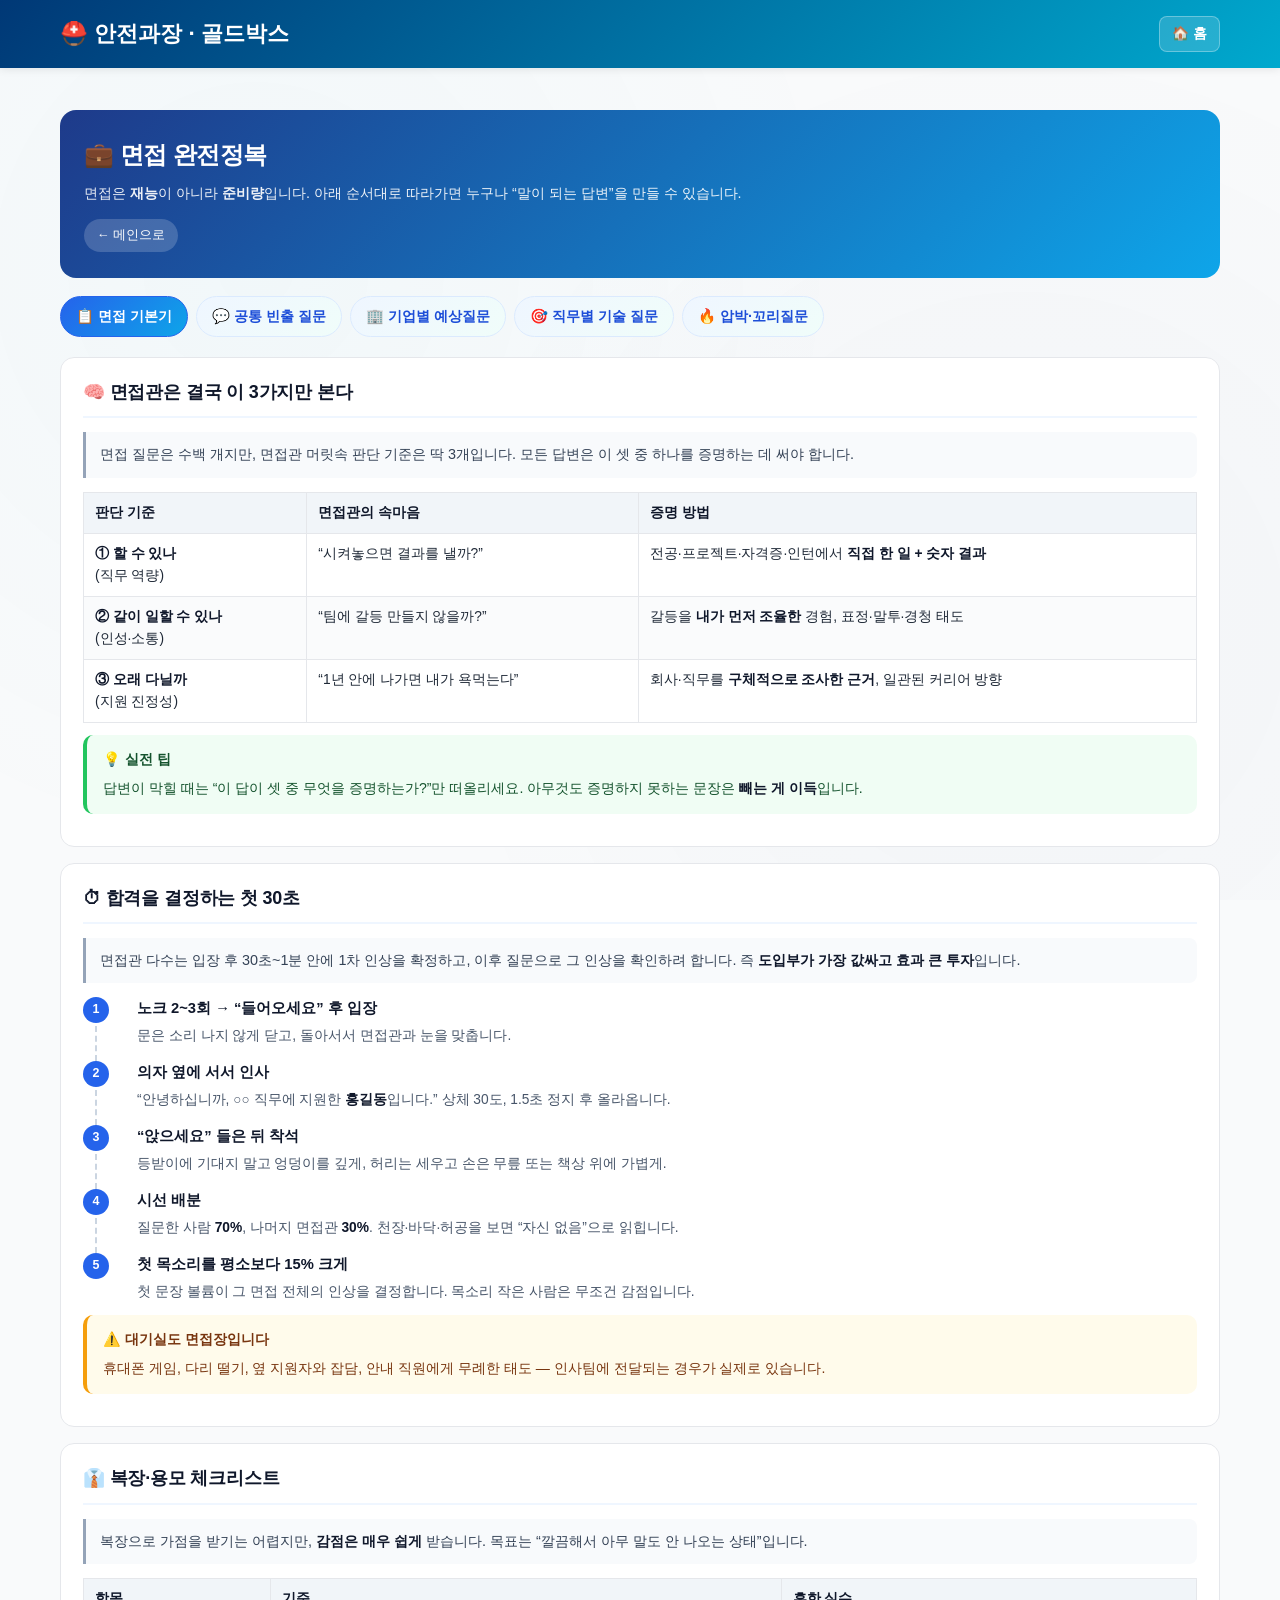
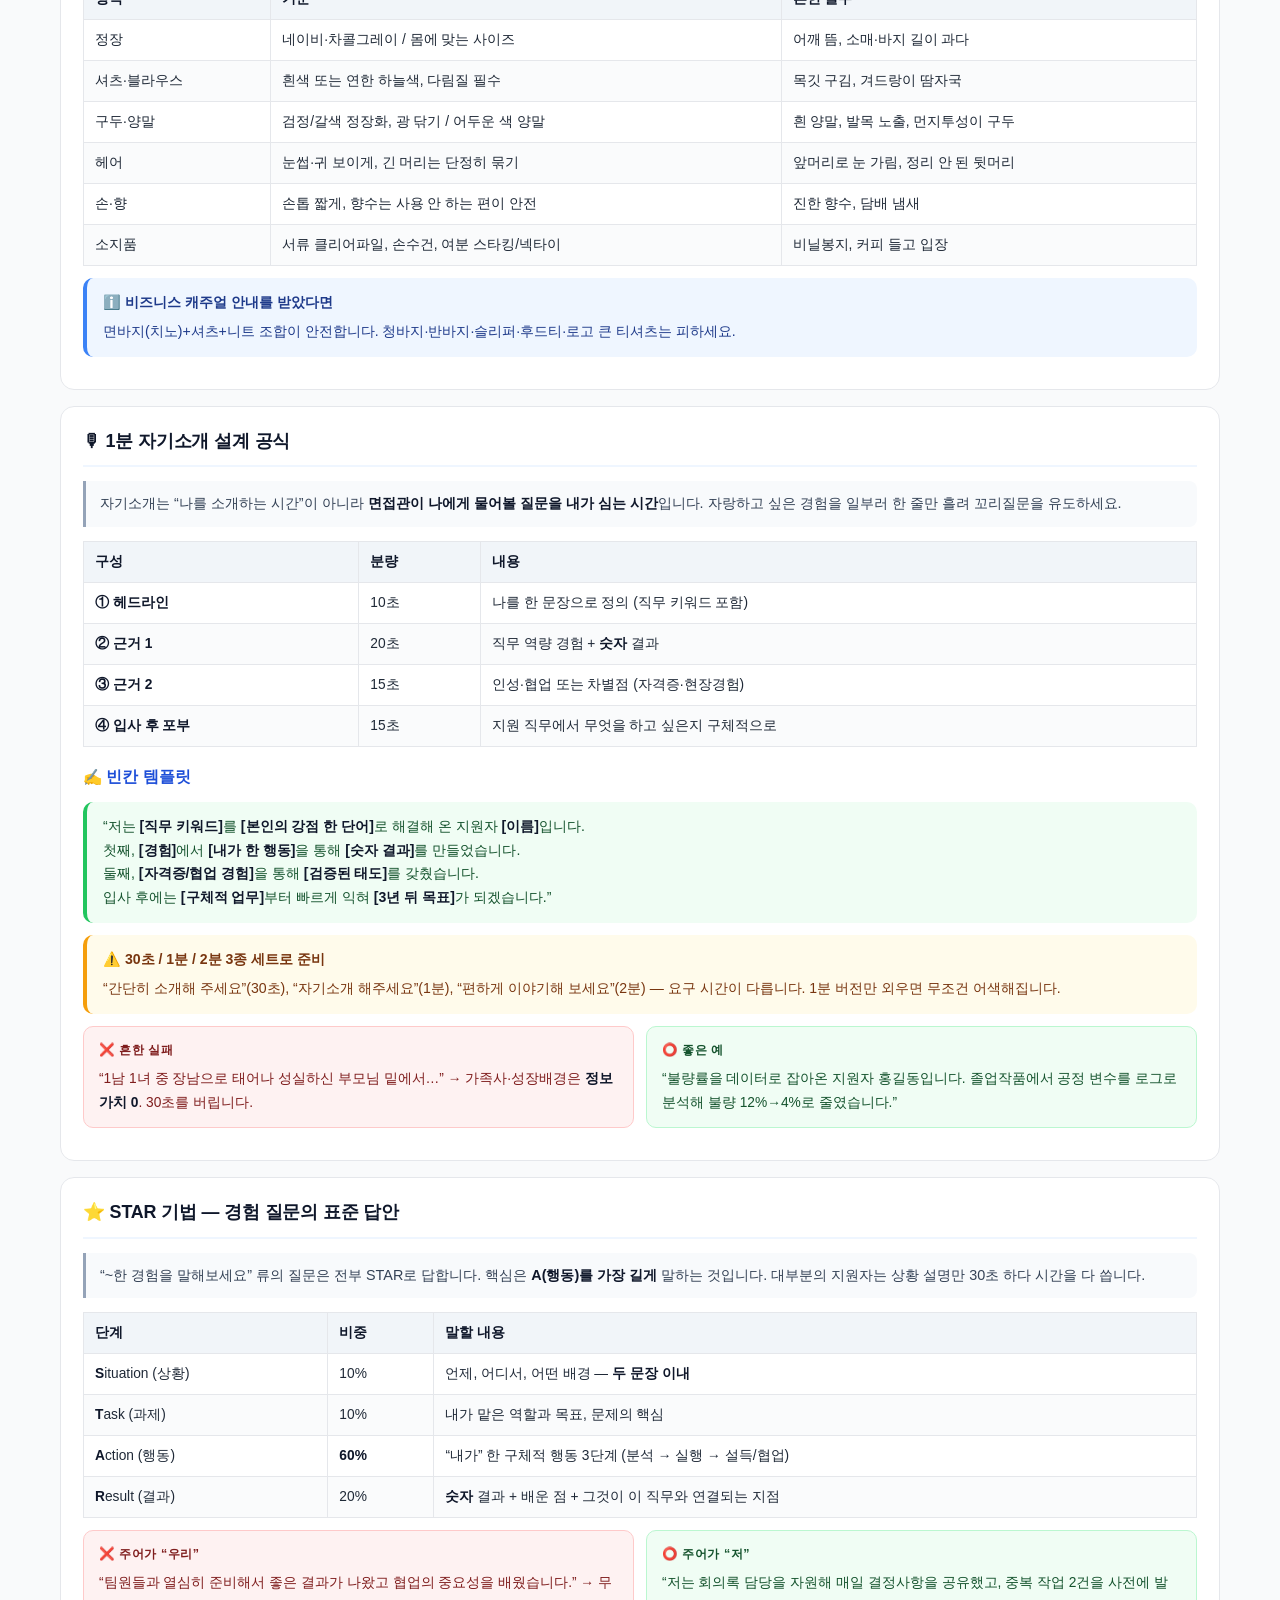
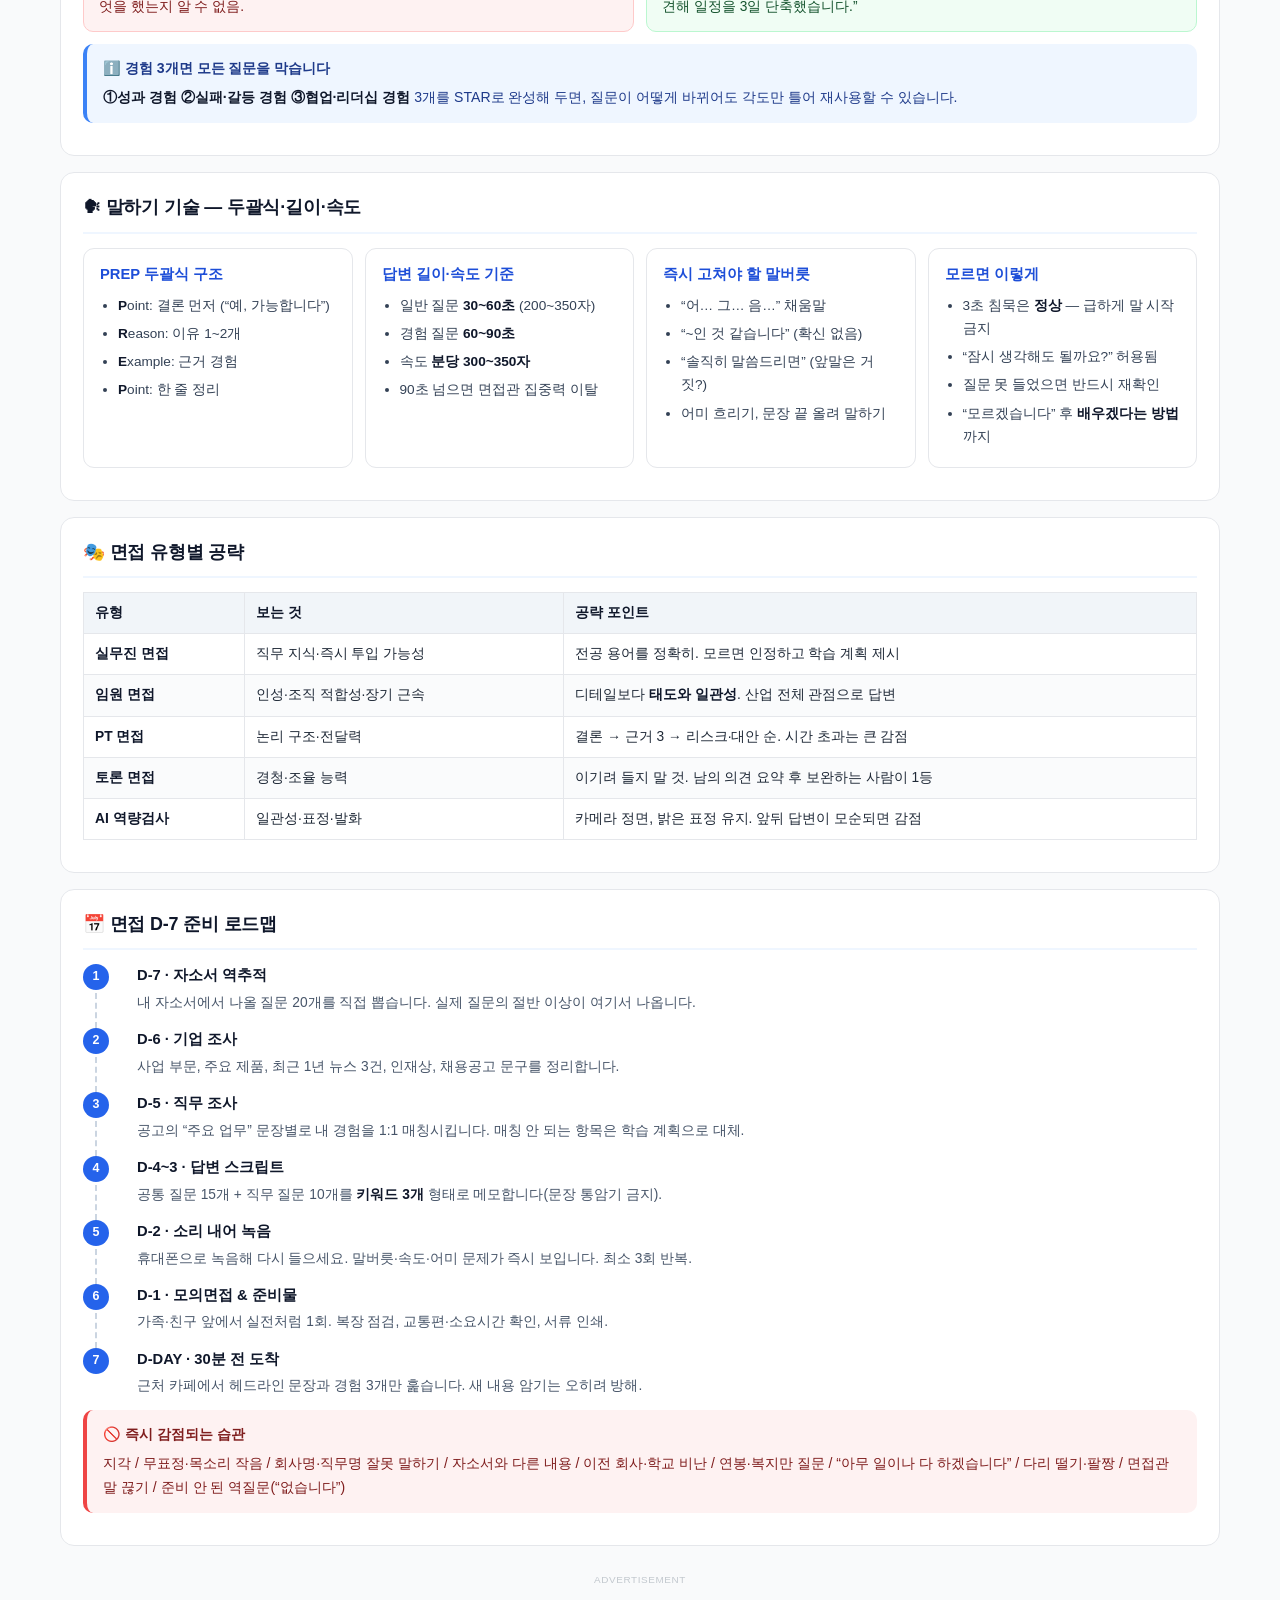
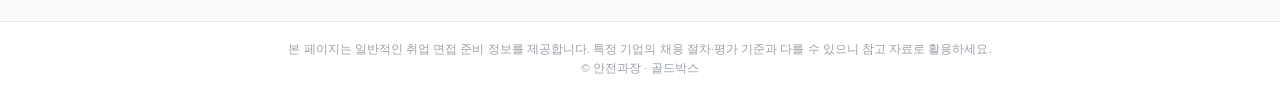
<file: interview.html>
<!DOCTYPE html>
<html lang="ko">
<head>
  <meta charset="UTF-8">
  <meta name="viewport" content="width=device-width, initial-scale=1.0">
  <title>면접 완전정복 · 안전과장 골드박스</title>
  <meta name="description" content="면접 기본기부터 공통 빈출 질문, 직무별 기술 질문, 압박·꼬리질문 대응까지 취업 면접 실전 가이드">

  <script async src="https://pagead2.googlesyndication.com/pagead/js/adsbygoogle.js?client=ca-pub-9283463208175336" crossorigin="anonymous"></script>

  <link rel="stylesheet" href="css/style.css">
  <link rel="stylesheet" href="css/custom.css">

  <!-- 면접 페이지 스타일 → css/custom.css (섹션 6·9)로 이관 -->
</head>
<body class="page-interview">
  <header class="topbar">
    <div class="container">
      <a href="index.html" class="logo" style="text-decoration:none;">⛑️ 안전과장 · 골드박스</a>
      <div class="topbar-actions">
        <a href="index.html" class="btn-sm" style="text-decoration:none;">🏠 홈</a>
      </div>
    </div>
  </header>

  <main class="container">
    <section class="iv-hero">
      <h2>💼 면접 완전정복</h2>
      <p>면접은 <b>재능</b>이 아니라 <b>준비량</b>입니다. 아래 순서대로 따라가면 누구나 “말이 되는 답변”을 만들 수 있습니다.</p>
      <a href="index.html" class="iv-back">← 메인으로</a>
    </section>

    <div class="iv-tabs" id="iv-tabs">
      <button class="iv-tab" data-v="guide">📋 면접 기본기</button>
      <button class="iv-tab" data-v="common">💬 공통 빈출 질문</button>
      <button class="iv-tab" data-v="company">🏢 기업별 예상질문</button>
      <button class="iv-tab" data-v="job">🎯 직무별 기술 질문</button>
      <button class="iv-tab" data-v="press">🔥 압박·꼬리질문</button>
    </div>

    <!-- ==================== ① 면접 기본기 ==================== -->
    <section class="iv-view" id="view-guide">

      <div class="iv-sec">
        <h3>🧠 면접관은 결국 이 3가지만 본다</h3>
        <p class="iv-lead">면접 질문은 수백 개지만, 면접관 머릿속 판단 기준은 딱 3개입니다. 모든 답변은 이 셋 중 하나를 증명하는 데 써야 합니다.</p>
        <table class="iv-table">
          <thead><tr><th>판단 기준</th><th>면접관의 속마음</th><th>증명 방법</th></tr></thead>
          <tbody>
            <tr><td><b>① 할 수 있나</b><br>(직무 역량)</td><td>“시켜놓으면 결과를 낼까?”</td><td>전공·프로젝트·자격증·인턴에서 <b>직접 한 일 + 숫자 결과</b></td></tr>
            <tr><td><b>② 같이 일할 수 있나</b><br>(인성·소통)</td><td>“팀에 갈등 만들지 않을까?”</td><td>갈등을 <b>내가 먼저 조율한</b> 경험, 표정·말투·경청 태도</td></tr>
            <tr><td><b>③ 오래 다닐까</b><br>(지원 진정성)</td><td>“1년 안에 나가면 내가 욕먹는다”</td><td>회사·직무를 <b>구체적으로 조사한 근거</b>, 일관된 커리어 방향</td></tr>
          </tbody>
        </table>
        <div class="box tip"><span class="bt">💡 실전 팁</span>
          답변이 막힐 때는 “이 답이 셋 중 무엇을 증명하는가?”만 떠올리세요. 아무것도 증명하지 못하는 문장은 <b>빼는 게 이득</b>입니다.
        </div>
      </div>

      <div class="iv-sec">
        <h3>⏱ 합격을 결정하는 첫 30초</h3>
        <p class="iv-lead">면접관 다수는 입장 후 30초~1분 안에 1차 인상을 확정하고, 이후 질문으로 그 인상을 확인하려 합니다. 즉 <b>도입부가 가장 값싸고 효과 큰 투자</b>입니다.</p>
        <div class="steps">
          <div class="step"><div class="st-t">노크 2~3회 → “들어오세요” 후 입장</div><div class="st-d">문은 소리 나지 않게 닫고, 돌아서서 면접관과 눈을 맞춥니다.</div></div>
          <div class="step"><div class="st-t">의자 옆에 서서 인사</div><div class="st-d">“안녕하십니까, ○○ 직무에 지원한 <b>홍길동</b>입니다.” 상체 30도, 1.5초 정지 후 올라옵니다.</div></div>
          <div class="step"><div class="st-t">“앉으세요” 들은 뒤 착석</div><div class="st-d">등받이에 기대지 말고 엉덩이를 깊게, 허리는 세우고 손은 무릎 또는 책상 위에 가볍게.</div></div>
          <div class="step"><div class="st-t">시선 배분</div><div class="st-d">질문한 사람 <b>70%</b>, 나머지 면접관 <b>30%</b>. 천장·바닥·허공을 보면 “자신 없음”으로 읽힙니다.</div></div>
          <div class="step"><div class="st-t">첫 목소리를 평소보다 15% 크게</div><div class="st-d">첫 문장 볼륨이 그 면접 전체의 인상을 결정합니다. 목소리 작은 사람은 무조건 감점입니다.</div></div>
        </div>
        <div class="box warn"><span class="bt">⚠️ 대기실도 면접장입니다</span>
          휴대폰 게임, 다리 떨기, 옆 지원자와 잡담, 안내 직원에게 무례한 태도 — 인사팀에 전달되는 경우가 실제로 있습니다.
        </div>
      </div>

      <div class="iv-sec">
        <h3>👔 복장·용모 체크리스트</h3>
        <p class="iv-lead">복장으로 가점을 받기는 어렵지만, <b>감점은 매우 쉽게</b> 받습니다. 목표는 “깔끔해서 아무 말도 안 나오는 상태”입니다.</p>
        <table class="iv-table">
          <thead><tr><th>항목</th><th>기준</th><th>흔한 실수</th></tr></thead>
          <tbody>
            <tr><td>정장</td><td>네이비·차콜그레이 / 몸에 맞는 사이즈</td><td>어깨 뜸, 소매·바지 길이 과다</td></tr>
            <tr><td>셔츠·블라우스</td><td>흰색 또는 연한 하늘색, 다림질 필수</td><td>목깃 구김, 겨드랑이 땀자국</td></tr>
            <tr><td>구두·양말</td><td>검정/갈색 정장화, 광 닦기 / 어두운 색 양말</td><td>흰 양말, 발목 노출, 먼지투성이 구두</td></tr>
            <tr><td>헤어</td><td>눈썹·귀 보이게, 긴 머리는 단정히 묶기</td><td>앞머리로 눈 가림, 정리 안 된 뒷머리</td></tr>
            <tr><td>손·향</td><td>손톱 짧게, 향수는 사용 안 하는 편이 안전</td><td>진한 향수, 담배 냄새</td></tr>
            <tr><td>소지품</td><td>서류 클리어파일, 손수건, 여분 스타킹/넥타이</td><td>비닐봉지, 커피 들고 입장</td></tr>
          </tbody>
        </table>
        <div class="box info"><span class="bt">ℹ️ 비즈니스 캐주얼 안내를 받았다면</span>
          면바지(치노)+셔츠+니트 조합이 안전합니다. 청바지·반바지·슬리퍼·후드티·로고 큰 티셔츠는 피하세요.
        </div>
      </div>

      <div class="iv-sec">
        <h3>🎙 1분 자기소개 설계 공식</h3>
        <p class="iv-lead">자기소개는 “나를 소개하는 시간”이 아니라 <b>면접관이 나에게 물어볼 질문을 내가 심는 시간</b>입니다. 자랑하고 싶은 경험을 일부러 한 줄만 흘려 꼬리질문을 유도하세요.</p>
        <table class="iv-table">
          <thead><tr><th>구성</th><th>분량</th><th>내용</th></tr></thead>
          <tbody>
            <tr><td><b>① 헤드라인</b></td><td>10초</td><td>나를 한 문장으로 정의 (직무 키워드 포함)</td></tr>
            <tr><td><b>② 근거 1</b></td><td>20초</td><td>직무 역량 경험 + <b>숫자</b> 결과</td></tr>
            <tr><td><b>③ 근거 2</b></td><td>15초</td><td>인성·협업 또는 차별점 (자격증·현장경험)</td></tr>
            <tr><td><b>④ 입사 후 포부</b></td><td>15초</td><td>지원 직무에서 무엇을 하고 싶은지 구체적으로</td></tr>
          </tbody>
        </table>
        <h4>✍️ 빈칸 템플릿</h4>
        <div class="box tip">
          “저는 <b>[직무 키워드]</b>를 <b>[본인의 강점 한 단어]</b>로 해결해 온 지원자 <b>[이름]</b>입니다.<br>
          첫째, <b>[경험]</b>에서 <b>[내가 한 행동]</b>을 통해 <b>[숫자 결과]</b>를 만들었습니다.<br>
          둘째, <b>[자격증/협업 경험]</b>을 통해 <b>[검증된 태도]</b>를 갖췄습니다.<br>
          입사 후에는 <b>[구체적 업무]</b>부터 빠르게 익혀 <b>[3년 뒤 목표]</b>가 되겠습니다.”
        </div>
        <div class="box warn"><span class="bt">⚠️ 30초 / 1분 / 2분 3종 세트로 준비</span>
          “간단히 소개해 주세요”(30초), “자기소개 해주세요”(1분), “편하게 이야기해 보세요”(2분) — 요구 시간이 다릅니다. 1분 버전만 외우면 무조건 어색해집니다.
        </div>
        <div class="vs">
          <div class="no"><span class="lb">❌ 흔한 실패</span>“1남 1녀 중 장남으로 태어나 성실하신 부모님 밑에서…” → 가족사·성장배경은 <b>정보 가치 0</b>. 30초를 버립니다.</div>
          <div class="ok"><span class="lb">⭕ 좋은 예</span>“불량률을 데이터로 잡아온 지원자 홍길동입니다. 졸업작품에서 공정 변수를 로그로 분석해 불량 12%→4%로 줄였습니다.”</div>
        </div>
      </div>

      <div class="iv-sec">
        <h3>⭐ STAR 기법 — 경험 질문의 표준 답안</h3>
        <p class="iv-lead">“~한 경험을 말해보세요” 류의 질문은 전부 STAR로 답합니다. 핵심은 <b>A(행동)를 가장 길게</b> 말하는 것입니다. 대부분의 지원자는 상황 설명만 30초 하다 시간을 다 씁니다.</p>
        <table class="iv-table">
          <thead><tr><th>단계</th><th>비중</th><th>말할 내용</th></tr></thead>
          <tbody>
            <tr><td><b>S</b>ituation (상황)</td><td>10%</td><td>언제, 어디서, 어떤 배경 — <b>두 문장 이내</b></td></tr>
            <tr><td><b>T</b>ask (과제)</td><td>10%</td><td>내가 맡은 역할과 목표, 문제의 핵심</td></tr>
            <tr><td><b>A</b>ction (행동)</td><td><b>60%</b></td><td>“내가” 한 구체적 행동 3단계 (분석 → 실행 → 설득/협업)</td></tr>
            <tr><td><b>R</b>esult (결과)</td><td>20%</td><td><b>숫자</b> 결과 + 배운 점 + 그것이 이 직무와 연결되는 지점</td></tr>
          </tbody>
        </table>
        <div class="vs">
          <div class="no"><span class="lb">❌ 주어가 “우리”</span>“팀원들과 열심히 준비해서 좋은 결과가 나왔고 협업의 중요성을 배웠습니다.” → 무엇을 했는지 알 수 없음.</div>
          <div class="ok"><span class="lb">⭕ 주어가 “저”</span>“저는 회의록 담당을 자원해 매일 결정사항을 공유했고, 중복 작업 2건을 사전에 발견해 일정을 3일 단축했습니다.”</div>
        </div>
        <div class="box info"><span class="bt">ℹ️ 경험 3개면 모든 질문을 막습니다</span>
          <b>①성과 경험 ②실패·갈등 경험 ③협업·리더십 경험</b> 3개를 STAR로 완성해 두면, 질문이 어떻게 바뀌어도 각도만 틀어 재사용할 수 있습니다.
        </div>
      </div>

      <div class="iv-sec">
        <h3>🗣 말하기 기술 — 두괄식·길이·속도</h3>
        <div class="grid2">
          <div class="mini">
            <h5>PREP 두괄식 구조</h5>
            <ul>
              <li><b>P</b>oint: 결론 먼저 (“예, 가능합니다”)</li>
              <li><b>R</b>eason: 이유 1~2개</li>
              <li><b>E</b>xample: 근거 경험</li>
              <li><b>P</b>oint: 한 줄 정리</li>
            </ul>
          </div>
          <div class="mini">
            <h5>답변 길이·속도 기준</h5>
            <ul>
              <li>일반 질문 <b>30~60초</b> (200~350자)</li>
              <li>경험 질문 <b>60~90초</b></li>
              <li>속도 <b>분당 300~350자</b></li>
              <li>90초 넘으면 면접관 집중력 이탈</li>
            </ul>
          </div>
          <div class="mini">
            <h5>즉시 고쳐야 할 말버릇</h5>
            <ul>
              <li>“어… 그… 음…” 채움말</li>
              <li>“~인 것 같습니다” (확신 없음)</li>
              <li>“솔직히 말씀드리면” (앞말은 거짓?)</li>
              <li>어미 흐리기, 문장 끝 올려 말하기</li>
            </ul>
          </div>
          <div class="mini">
            <h5>모르면 이렇게</h5>
            <ul>
              <li>3초 침묵은 <b>정상</b> — 급하게 말 시작 금지</li>
              <li>“잠시 생각해도 될까요?” 허용됨</li>
              <li>질문 못 들었으면 반드시 재확인</li>
              <li>“모르겠습니다” 후 <b>배우겠다는 방법</b>까지</li>
            </ul>
          </div>
        </div>
      </div>

      <div class="iv-sec">
        <h3>🎭 면접 유형별 공략</h3>
        <table class="iv-table">
          <thead><tr><th>유형</th><th>보는 것</th><th>공략 포인트</th></tr></thead>
          <tbody>
            <tr><td><b>실무진 면접</b></td><td>직무 지식·즉시 투입 가능성</td><td>전공 용어를 정확히. 모르면 인정하고 학습 계획 제시</td></tr>
            <tr><td><b>임원 면접</b></td><td>인성·조직 적합성·장기 근속</td><td>디테일보다 <b>태도와 일관성</b>. 산업 전체 관점으로 답변</td></tr>
            <tr><td><b>PT 면접</b></td><td>논리 구조·전달력</td><td>결론 → 근거 3 → 리스크·대안 순. 시간 초과는 큰 감점</td></tr>
            <tr><td><b>토론 면접</b></td><td>경청·조율 능력</td><td>이기려 들지 말 것. 남의 의견 요약 후 보완하는 사람이 1등</td></tr>
            <tr><td><b>AI 역량검사</b></td><td>일관성·표정·발화</td><td>카메라 정면, 밝은 표정 유지. 앞뒤 답변이 모순되면 감점</td></tr>
          </tbody>
        </table>
      </div>

      <div class="iv-sec">
        <h3>📅 면접 D-7 준비 로드맵</h3>
        <div class="steps">
          <div class="step"><div class="st-t">D-7 · 자소서 역추적</div><div class="st-d">내 자소서에서 나올 질문 20개를 직접 뽑습니다. 실제 질문의 절반 이상이 여기서 나옵니다.</div></div>
          <div class="step"><div class="st-t">D-6 · 기업 조사</div><div class="st-d">사업 부문, 주요 제품, 최근 1년 뉴스 3건, 인재상, 채용공고 문구를 정리합니다.</div></div>
          <div class="step"><div class="st-t">D-5 · 직무 조사</div><div class="st-d">공고의 “주요 업무” 문장별로 내 경험을 1:1 매칭시킵니다. 매칭 안 되는 항목은 학습 계획으로 대체.</div></div>
          <div class="step"><div class="st-t">D-4~3 · 답변 스크립트</div><div class="st-d">공통 질문 15개 + 직무 질문 10개를 <b>키워드 3개</b> 형태로 메모합니다(문장 통암기 금지).</div></div>
          <div class="step"><div class="st-t">D-2 · 소리 내어 녹음</div><div class="st-d">휴대폰으로 녹음해 다시 들으세요. 말버릇·속도·어미 문제가 즉시 보입니다. 최소 3회 반복.</div></div>
          <div class="step"><div class="st-t">D-1 · 모의면접 &amp; 준비물</div><div class="st-d">가족·친구 앞에서 실전처럼 1회. 복장 점검, 교통편·소요시간 확인, 서류 인쇄.</div></div>
          <div class="step"><div class="st-t">D-DAY · 30분 전 도착</div><div class="st-d">근처 카페에서 헤드라인 문장과 경험 3개만 훑습니다. 새 내용 암기는 오히려 방해.</div></div>
        </div>
        <div class="box bad"><span class="bt">🚫 즉시 감점되는 습관</span>
          지각 / 무표정·목소리 작음 / 회사명·직무명 잘못 말하기 / 자소서와 다른 내용 / 이전 회사·학교 비난 / 연봉·복지만 질문 / “아무 일이나 다 하겠습니다” / 다리 떨기·팔짱 / 면접관 말 끊기 / 준비 안 된 역질문(“없습니다”)
        </div>
      </div>
    </section>

    <!-- ==================== ② 공통 빈출 질문 ==================== -->
    <section class="iv-view" id="view-common">
      <div class="iv-sec">
        <h3>💬 공통 빈출 질문 15 — 의도 · 설계 · 예시</h3>
        <p class="iv-lead">아래 15개는 업종·직무와 무관하게 반복되는 질문입니다. <b>질문을 클릭</b>하면 면접관의 의도, 답변 설계, 바로 쓸 수 있는 예시 문장, 감점 포인트가 나옵니다.</p>

        <details class="qa"><summary>1. 자기소개를 해주세요.</summary><div class="qbody">
          <div class="row"><span class="k intent">의도</span>준비도와 전달력 확인. 그리고 <b>다음 질문거리 찾기</b>.</div>
          <div class="row"><span class="k design">설계</span>헤드라인 → 직무 역량 근거(숫자) → 인성/차별점 → 입사 후 포부. 60초 이내.</div>
          <div class="row"><span class="k script">예시</span><span class="quote">“데이터로 문제 원인을 찾아내는 지원자 ○○○입니다. 졸업작품에서 설비 로그 3개월치를 분석해 반복 정지 원인을 특정하고 가동률을 8% 높였습니다. 또한 관련 자격증 취득 과정에서 현장 기준을 익혔습니다. 입사 후에는 공정 데이터 관리부터 익혀 3년 내 개선 과제를 주도하는 담당자가 되겠습니다.”</span></div>
          <div class="row"><span class="k minus">감점</span>성장배경·가족 이야기, 자소서 낭독, 형용사만 나열(성실·열정·책임감).</div>
        </div></details>

        <details class="qa"><summary>2. 우리 회사에 지원한 이유는 무엇입니까?</summary><div class="qbody">
          <div class="row"><span class="k intent">의도</span>“아무 데나 넣은 것 아닌지” 확인. 근속 가능성 판단.</div>
          <div class="row"><span class="k design">설계</span>회사를 고른 이유(산업·제품·사업방향) → 내 방향과 겹치는 지점 → 그래서 이 회사여야 하는 이유. <b>다른 회사엔 못 쓰는 문장</b>이 반드시 1개 이상 들어가야 합니다.</div>
          <div class="row"><span class="k script">예시</span><span class="quote">“○○ 분야로 사업을 확장하는 흐름을 보고, 제가 준비한 △△ 역량을 가장 오래 쓸 수 있는 곳이라 판단했습니다. 최근 □□ 투자 발표를 보며 앞으로 필요한 인력이 어떤 일을 하게 될지 구체적으로 상상할 수 있었습니다.”</span></div>
          <div class="row"><span class="k minus">감점</span>“업계 1위라서”, “복지가 좋아서”, “집이 가까워서”, 홈페이지 인재상 그대로 읽기.</div>
        </div></details>

        <details class="qa"><summary>3. 왜 이 직무를 선택했습니까?</summary><div class="qbody">
          <div class="row"><span class="k intent">의도</span>직무 이해도 + 오래 버틸 사람인지. 직무 미스매치는 조기 퇴사 1위 원인입니다.</div>
          <div class="row"><span class="k design">설계</span>계기(경험) → 준비 과정(전공·자격·프로젝트) → 이 직무의 <b>힘든 점까지 알고 있음</b>을 언급하면 신뢰도가 급상승합니다.</div>
          <div class="row"><span class="k script">예시</span><span class="quote">“현장 실습에서 문제를 데이터로 좁혀가는 과정이 가장 재미있었습니다. 이후 관련 과목과 자격증으로 준비했고, 이 직무가 반복 점검과 야간 대응이 많다는 점도 알고 있습니다. 그럼에도 결과가 눈에 보이는 일이라 계속하고 싶었습니다.”</span></div>
          <div class="row"><span class="k minus">감점</span>“전공이라서”, “적성에 맞을 것 같아서” 등 추상형 / 직무 내용을 잘못 이해한 답변(예: 품질 직무에 “설비 설계를 하고 싶습니다”).</div>
        </div></details>

        <details class="qa"><summary>4. 본인의 장점과 단점을 말해주세요.</summary><div class="qbody">
          <div class="row"><span class="k intent">의도</span>자기 객관화 능력. 단점 자체가 아니라 <b>관리하고 있는지</b>를 봅니다.</div>
          <div class="row"><span class="k design">설계</span>장점 = 직무와 연결된 강점 + 증거 1개. 단점 = 실제 단점 + 문제가 됐던 사례 + 지금의 개선 루틴 + 결과.</div>
          <div class="row"><span class="k script">예시</span><span class="quote">“장점은 기록입니다. 실습 중 점검 이력을 표로 남겨 반복 고장의 원인을 빠르게 찾은 경험이 있습니다. 단점은 판단이 빠른 대신 확인이 늦는 편이라, 팀 과제에서 잘못된 전제로 이틀을 낭비한 적이 있습니다. 이후로는 착수 전에 가정 3개를 적어 담당자에게 확인받는 절차를 고정했고, 다음 과제에서는 재작업이 없었습니다.”</span></div>
          <div class="row"><span class="k minus">감점</span>위장 단점(“너무 꼼꼼해서”, “일에 몰입해서”) / 치명적 단점(지각, 약속 불이행, 화를 잘 냄) / 개선 노력 없이 고백만.</div>
        </div></details>

        <details class="qa"><summary>5. 가장 큰 성과를 낸 경험은 무엇입니까?</summary><div class="qbody">
          <div class="row"><span class="k intent">의도</span>성과의 크기가 아니라 <b>성과를 만든 방식</b>. 재현 가능한 사람인지 확인합니다.</div>
          <div class="row"><span class="k design">설계</span>STAR. 특히 A(행동)를 <b>분석 → 실행 → 협업/설득</b> 3단계로 쪼개고, R에는 반드시 숫자를 넣습니다.</div>
          <div class="row"><span class="k script">예시</span><span class="quote">“조별 프로젝트에서 데이터 수집이 계속 지연됐습니다. 저는 지연 구간을 기록해 원인이 양식 불일치라는 걸 확인했고, 공통 입력 양식과 검증 규칙을 만들어 배포했습니다. 초반 반발이 있어 제가 이틀간 대신 입력하며 효용을 보여줬고, 이후 수집 시간이 주당 6시간에서 2시간으로 줄었습니다.”</span></div>
          <div class="row"><span class="k minus">감점</span>숫자 없음 / 주어가 “우리” / 성과가 운(운 좋게 좋은 팀원을 만나서)으로 설명됨.</div>
        </div></details>

        <details class="qa"><summary>6. 실패한 경험과 그때 배운 점은?</summary><div class="qbody">
          <div class="row"><span class="k intent">의도</span>책임 인정 여부 + 학습을 <b>재사용</b>했는지. 남 탓 여부를 가장 예민하게 봅니다.</div>
          <div class="row"><span class="k design">설계</span>실패 사실(1문장) → <b>내 원인</b> → 즉시 조치 → 재발 방지 장치 → 이후 실제 적용 사례.</div>
          <div class="row"><span class="k script">예시</span><span class="quote">“실험 조건을 기록하지 않아 결과 재현에 실패해 2주를 다시 썼습니다. 원인은 제 기록 습관이었습니다. 이후 조건·장비·시각을 한 양식에 남기는 규칙을 만들고 팀에 공유했으며, 다음 학기 프로젝트에서는 같은 문제가 발생하지 않았습니다.”</span></div>
          <div class="row"><span class="k minus">감점</span>실패로 위장한 자랑 / 교수·팀원·장비 탓 / 배운 점이 “꼼꼼해야 한다” 수준의 한 줄.</div>
        </div></details>

        <details class="qa"><summary>7. 팀에서 갈등이 있었던 경험과 해결 방법은?</summary><div class="qbody">
          <div class="row"><span class="k intent">의도</span>누가 옳았는지가 아니라 <b>합의를 만든 절차</b>를 봅니다.</div>
          <div class="row"><span class="k design">설계</span>갈등 지점(사실만) → 상대 입장 파악 행동 → 내가 제시한 기준·데이터 → 합의안 → 결과.</div>
          <div class="row"><span class="k script">예시</span><span class="quote">“일정 우선이냐 완성도 우선이냐로 팀이 갈렸습니다. 저는 각자가 걱정하는 리스크를 적게 했고, 공통 항목이 ‘발표 당일 오류’라는 것을 확인했습니다. 그래서 핵심 기능만 먼저 완성해 이틀 앞서 리허설하고 남은 기간에 보완하는 안을 제안했고, 일정 내 제출하면서 오류 지적도 없었습니다.”</span></div>
          <div class="row"><span class="k minus">감점</span>상대 비난 / “제가 참았습니다”로 종결 / “갈등이 없었습니다”(협업 경험 부재로 읽힘).</div>
        </div></details>

        <details class="qa"><summary>8. 상사가 부당하거나 잘못된 지시를 한다면?</summary><div class="qbody">
          <div class="row"><span class="k intent">의도</span>조직 질서 이해 + 원칙 준수. 극단(무조건 복종 / 즉시 항명) 둘 다 감점입니다.</div>
          <div class="row"><span class="k design">설계</span>① 내가 맥락을 놓쳤는지 먼저 확인 → ② 규정·안전 위반이면 근거와 함께 우려 전달 → ③ 정식 절차로 확인 → ④ 결정되면 따르고 기록.</div>
          <div class="row"><span class="k script">예시</span><span class="quote">“먼저 제가 배경을 모르고 있는 부분이 없는지 여쭤보겠습니다. 그래도 규정이나 안전 기준에 어긋난다고 판단되면, 우려되는 지점과 근거를 정리해 말씀드리고 정식 절차로 확인받겠습니다. 안전과 법규는 협상 대상이 아니라고 생각합니다.”</span></div>
          <div class="row"><span class="k minus">감점</span>“일단 하겠습니다” / “거부하겠습니다” 단답 / 감정적 표현(“그런 상사와는 일 못 합니다”).</div>
        </div></details>

        <details class="qa"><summary>9. 입사 후 목표와 10년 후 모습은?</summary><div class="qbody">
          <div class="row"><span class="k intent">의도</span>조직 안에서 성장을 그리는지, 현실적인지.</div>
          <div class="row"><span class="k design">설계</span>1년(습득) → 3년(독립 수행) → 5~10년(개선 주도·후배 육성) 3단 계단식.</div>
          <div class="row"><span class="k script">예시</span><span class="quote">“1년은 담당 업무와 절차를 정확히 익혀 혼자 판단할 수 있는 범위를 넓히겠습니다. 3년에는 반복되는 이슈 하나를 맡아 표준화까지 끌고 가고, 10년 뒤에는 그 데이터를 근거로 개선 과제를 직접 제안하고 후배 교육 자료로 남기는 사람이 되고 싶습니다.”</span></div>
          <div class="row"><span class="k minus">감점</span>“최고 전문가가 되겠습니다”만 반복 / 대학원·창업·이직 뉘앙스 / 직무와 무관한 목표.</div>
        </div></details>

        <details class="qa"><summary>10. 학점이 낮은데(또는 공백기·전공 무관) 이유가 무엇입니까?</summary><div class="qbody">
          <div class="row"><span class="k intent">의도</span>약점을 어떻게 설명하는지. 변명·회피·과잉 방어를 봅니다.</div>
          <div class="row"><span class="k design">설계</span>사실 인정(1문장) → 당시 이유(핑계 아닌 사실) → <b>그 기간의 산출물</b> → 현재는 해결됐다는 근거.</div>
          <div class="row"><span class="k script">예시</span><span class="quote">“낮은 것이 맞습니다. 2학년까지 아르바이트 비중이 커서 학업 관리가 부족했습니다. 3학년부터 시간표를 조정해 전공 과목만 평균 3.8을 받았고, 관련 자격증 2개를 취득했습니다. 최근 성적표를 보시면 방향이 바뀐 시점이 확인되실 것입니다.”</span></div>
          <div class="row"><span class="k minus">감점</span>“학점은 중요하지 않다고 생각합니다” / 장황한 사정 설명 / 표정이 굳거나 목소리가 작아지는 것.</div>
        </div></details>

        <details class="qa"><summary>11. 다른 회사에도 지원했습니까? 동시 합격하면 어디로 갑니까?</summary><div class="qbody">
          <div class="row"><span class="k intent">의도</span>취업 준비의 일관성 + 우리 회사 우선순위 확인.</div>
          <div class="row"><span class="k design">설계</span>지원 사실 인정(거짓말 금지) → <b>지원한 곳들의 공통 축이 이 직무</b>임을 설명 → 이 회사를 택할 이유 1개.</div>
          <div class="row"><span class="k script">예시</span><span class="quote">“같은 직무로 몇 곳에 지원했습니다. 회사 규모보다 이 직무를 오래 할 수 있는 환경을 기준으로 골랐습니다. 그중에서도 이곳은 제가 준비한 △△를 가장 직접적으로 쓸 수 있는 곳이라 판단해 1순위로 준비했습니다.”</span></div>
          <div class="row"><span class="k minus">감점</span>“여기만 지원했습니다”(신뢰도 하락) / 직무가 전혀 다른 곳들을 나열 / “붙는 곳으로 가겠습니다”.</div>
        </div></details>

        <details class="qa"><summary>12. 스트레스는 어떻게 관리합니까?</summary><div class="qbody">
          <div class="row"><span class="k intent">의도</span>지속 근무 가능성. 특히 교대·현장 직무에서 비중이 큽니다.</div>
          <div class="row"><span class="k design">설계</span>스트레스를 <b>인지하는 신호</b> → 즉시 대처(업무 내) → 회복 루틴(업무 외) → 실제 효과.</div>
          <div class="row"><span class="k script">예시</span><span class="quote">“일이 밀리면 판단이 느려지는 걸 스스로 알고 있어, 그럴 때는 할 일을 종이에 적어 3개로 줄입니다. 퇴근 후에는 주 3회 러닝으로 리듬을 유지하고 있고, 시험 기간에도 이 루틴으로 컨디션을 유지했습니다.”</span></div>
          <div class="row"><span class="k minus">감점</span>“스트레스를 안 받습니다” / 음주·게임만 언급 / 대처 방법이 “참는다”.</div>
        </div></details>

        <details class="qa"><summary>13. 교대근무 · 지방근무 · 야근이 가능합니까?</summary><div class="qbody">
          <div class="row"><span class="k intent">의도</span>근무 조건을 <b>알고 지원했는지</b>. 입사 후 이탈 위험 확인.</div>
          <div class="row"><span class="k design">설계</span>가능하다는 결론 먼저 → 이미 확인했다는 근거 → 준비 상태(거주·생활 리듬) 한 마디.</div>
          <div class="row"><span class="k script">예시</span><span class="quote">“가능합니다. 근무 형태를 미리 확인하고 지원했습니다. 실습 때 주야 교대를 경험해 리듬을 맞추는 방법을 알고 있고, 근무지 근처 거주도 문제없습니다.”</span></div>
          <div class="row"><span class="k minus">감점</span>조건부 수락(“○○만 아니면”) / 과장된 “무조건 다 하겠습니다” 후 표정이 흔들리는 것 / 되묻기(“얼마나 하나요?”)만 하고 답 없음.</div>
        </div></details>

        <details class="qa"><summary>14. 마지막으로 하고 싶은 말이 있습니까?</summary><div class="qbody">
          <div class="row"><span class="k intent">의도</span>마지막 인상 + 아쉬운 답변을 스스로 보완할 기회 제공.</div>
          <div class="row"><span class="k design">설계</span>보완 1문장(면접 중 부족했던 답에 숫자·근거 추가) → 핵심 강점 재확인 → 짧은 각오. 30초.</div>
          <div class="row"><span class="k script">예시</span><span class="quote">“앞서 말씀드린 개선 사례에 수치를 덧붙이면, 점검 시간이 40분에서 25분으로 줄었습니다. 기록하고 기준을 만드는 일을 꾸준히 해왔습니다. 현장에서 가장 빨리 쓸 만한 사람이 되는 신입이 되겠습니다.”</span></div>
          <div class="row"><span class="k minus">감점</span>“없습니다” / 이미 한 말 반복 / 감정 호소(“꼭 뽑아주십시오”)만 남기는 것.</div>
        </div></details>

        <details class="qa"><summary>15. 저희에게 질문 있으십니까? (역질문)</summary><div class="qbody">
          <div class="row"><span class="k intent">의도</span>관심도와 준비도. “없습니다”는 무관심으로 읽힙니다. <b>2개 준비</b>가 정답입니다.</div>
          <div class="row"><span class="k design">설계</span>① 직무 수행 관련 ② 성장·평가 관련. 검색으로 알 수 있는 내용은 금지.</div>
          <div class="row"><span class="k script">추천</span><span class="quote">“입사 1년 차가 가장 어려움을 겪는 지점은 어디입니까?” / “이 직무에서 성과가 좋은 분들은 어떤 습관을 갖고 있습니까?” / “입사 전까지 미리 익혀두면 도움이 될 것을 하나 추천해 주실 수 있습니까?”</span></div>
          <div class="row"><span class="k minus">감점</span>연봉·휴가·야근만 질문 / 홈페이지에 있는 내용 되묻기 / “언제 발표 나나요?”만 묻기.</div>
        </div></details>
      </div>

      <div class="iv-sec">
        <h3>🔁 질문은 15개, 답변 재료는 5개면 충분합니다</h3>
        <p class="iv-lead">위 15개 질문은 결국 <b>경험 카드 5장</b>으로 전부 대응됩니다. 카드마다 STAR 5문장 + 숫자 1개만 확보하세요.</p>
        <div class="grid2">
          <div class="mini"><h5>① 성과 카드</h5><ul><li>Q1·Q2·Q5·Q9에 사용</li><li>숫자 결과 필수</li></ul></div>
          <div class="mini"><h5>② 실패 카드</h5><ul><li>Q4·Q6·Q10에 사용</li><li>재발 방지 장치가 핵심</li></ul></div>
          <div class="mini"><h5>③ 갈등·협업 카드</h5><ul><li>Q7·Q8에 사용</li><li>합의 절차를 강조</li></ul></div>
          <div class="mini"><h5>④ 학습·준비 카드</h5><ul><li>Q3·Q10·Q13에 사용</li><li>자격·과목·실습 연결</li></ul></div>
          <div class="mini"><h5>⑤ 지속·태도 카드</h5><ul><li>Q12·Q13·Q14에 사용</li><li>루틴을 구체적으로</li></ul></div>
        </div>
      </div>
    </section>

        <!-- ==================== ③ 기업별 예상질문 ==================== -->
    <section class="iv-view" id="view-company">
      <div class="iv-sec">
        <h3>🏢 기업별 예상질문</h3>
        <div class="co-bar" id="co-bar"></div>
        <div id="co-body"></div>
      </div>
    </section>


    <!-- ==================== ④ 직무별 기술 질문 ==================== -->
    <section class="iv-view" id="view-job">
      <div class="iv-sec">
        <h3>🎯 직무별 기술 질문</h3>
        <p class="iv-lead">질문 아래 <b>답변 포인트</b>는 채점자가 듣고 싶어 하는 키워드입니다. 항목마다 본인 경험을 1개씩 매칭해 두면 그대로 답변이 됩니다.</p>

        <h4>🔧 생산 · 설비 · 유지보수</h4>
        <details class="qa"><summary>설비가 갑자기 정지했습니다. 어떤 순서로 대응하겠습니까?</summary><div class="qbody">
          <div class="row"><span class="k design">포인트</span>① 안전 확보·에너지 차단(LOTO) → ② 현상 기록(시각·알람·운전조건) → ③ 재현 여부 확인 → ④ 계통 분리(전기/기계/제어/운전) → ⑤ 임시조치와 항구대책 구분 → ⑥ 이력 등록·공유</div>
          <div class="row"><span class="k minus">감점</span>바로 “분해해서 보겠습니다” / 안전조치 언급 누락 / 보고 절차 생략</div>
        </div></details>
        <details class="qa"><summary>예방정비(TBM)와 예측정비(CBM)의 차이는?</summary><div class="qbody">
          <div class="row"><span class="k design">포인트</span>시간 기준 vs 상태 기준 / 진동·온도·전류 트렌드 활용 / 과잉정비 비용 절감 / <b>데이터 축적이 전제</b>라는 한계까지</div>
          <div class="row"><span class="k script">한 줄</span><span class="quote">“TBM은 주기로, CBM은 상태로 판단합니다. CBM이 유리하지만 센서와 이력 데이터가 없으면 실제로는 TBM이 더 안전합니다.”</span></div>
        </div></details>
        <details class="qa"><summary>회전기기 진동이 커졌습니다. 의심 원인은?</summary><div class="qbody">
          <div class="row"><span class="k design">포인트</span>불평형(1X 우세) · 축 정렬 불량(2X) · 베어링 손상(고주파) · 볼트 풀림 · 캐비테이션 / 주파수 성분으로 구분</div>
          <div class="row"><span class="k intent">꼬리</span>“그래서 무엇부터 확인합니까?” → “정지 없이 가능한 것부터: 진동 스펙트럼, 온도, 소음, 체결부 육안”</div>
        </div></details>
        <div class="row" style="margin-top:10px">
          <span class="chip">MTBF·MTTR</span><span class="chip">LOTO</span><span class="chip">5Why</span><span class="chip">스페어 관리</span><span class="chip g">고장이력 DB</span>
        </div>

        <h4>⚗️ 공정 · 기술</h4>
        <details class="qa"><summary>수율이 떨어졌습니다. 원인을 어떻게 찾겠습니까?</summary><div class="qbody">
          <div class="row"><span class="k design">포인트</span><b>4M 변경점(Man·Machine·Material·Method)</b> 확인 → 시점 전후 데이터 비교 → 인자별 상관 분석 → 재현 실험 → 표준 개정·교육</div>
          <div class="row"><span class="k minus">감점</span>“작업자 실수 같습니다”처럼 사람 탓으로 시작하는 답변</div>
        </div></details>
        <details class="qa"><summary>반응·공정 온도를 올리면 무엇이 좋아지고 무엇이 나빠집니까?</summary><div class="qbody">
          <div class="row"><span class="k design">포인트</span>반응속도 상승(아레니우스) ↔ 부반응·열분해·선택도 저하 / 발열 반응은 <b>제열 능력과 안전 한계가 실제 상한</b> / 에너지 비용</div>
        </div></details>
        <details class="qa"><summary>Scale-up에서 가장 자주 깨지는 가정은?</summary><div class="qbody">
          <div class="row"><span class="k design">포인트</span>체적 대비 전열·혼합 면적 감소 → 균일성 저하 / 체류시간 분포 변화 / 무차원수 기준 상사 유지 / 랩 결과가 그대로 안 나오는 이유</div>
        </div></details>

        <h4>🔬 품질 · 분석</h4>
        <details class="qa"><summary>고객 클레임이 접수되면 어떤 순서로 처리합니까?</summary><div class="qbody">
          <div class="row"><span class="k design">포인트</span>격리·유출 범위 확인 → 임시조치(재고·출하 홀드) → 원인 분석 → 시정·예방조치 → 유효성 검증 → 표준·교육 반영 (8D 흐름)</div>
          <div class="row"><span class="k intent">의도</span>“고객 대응”보다 <b>재발 방지까지 닫는지</b>를 봅니다.</div>
        </div></details>
        <details class="qa"><summary>정확도와 정밀도, 반복성과 재현성의 차이는?</summary><div class="qbody">
          <div class="row"><span class="k design">포인트</span>참값과의 차이 vs 산포 / 동일 조건 반복 vs 조건(사람·장비·일자) 변경 / 측정시스템 평가는 <b>Gage R&amp;R</b></div>
        </div></details>
        <details class="qa"><summary>대표적 분석 장비의 용도를 설명해 보세요.</summary><div class="qbody">
          <div class="row"><span class="k design">포인트</span>XRD 결정상 / SEM 표면·형상 / ICP·AAS 원소 정량 / GC·HPLC 성분 분리·정량 / TGA·DSC 열특성 / 입도분석 PSD</div>
          <div class="row"><span class="k intent">꼬리</span>“검량선 R²가 낮으면?” → 표준물질·희석·간섭·장비 교정 순으로 점검</div>
        </div></details>
        <div class="row" style="margin-top:10px">
          <span class="chip">Cp·Cpk</span><span class="chip">SPC 관리도</span><span class="chip">LOD·LOQ</span><span class="chip">샘플링 대표성</span><span class="chip g">교정 주기</span>
        </div>

        <h4>⛑️ 안전 · 환경</h4>
        <details class="qa"><summary>위험성평가는 어떤 절차로 진행합니까?</summary><div class="qbody">
          <div class="row"><span class="k design">포인트</span>공정 분해 → 유해위험요인 파악 → 빈도×강도 평가 → 개선 우선순위 → 대책 실행 → 재평가. 대책 순서는 <b>제거·대체 → 공학적 → 관리적 → 보호구</b></div>
          <div class="row"><span class="k minus">감점</span>대책을 “교육 강화·주의 당부”로만 답하는 것</div>
        </div></details>
        <details class="qa"><summary>밀폐공간 작업 시 필수 조치는?</summary><div class="qbody">
          <div class="row"><span class="k design">포인트</span>작업허가서 → 산소·유해가스 측정 → 환기 유지 → 감시인 배치 → 구조 장비·통신 확보 → 출입자 관리</div>
        </div></details>
        <details class="qa"><summary>아차사고(near-miss)를 보고해야 하는 이유는?</summary><div class="qbody">
          <div class="row"><span class="k design">포인트</span>중대사고의 전조 신호 / 무처벌 보고 문화 / 통계화해 유형별 선제 대책 / 보고가 줄면 위험이 줄어든 게 아니라 <b>은폐가 늘어난 것</b></div>
        </div></details>

        <h4>🧪 R&amp;D · 개발</h4>
        <details class="qa"><summary>변수가 5개입니다. 실험 계획을 어떻게 세우겠습니까?</summary><div class="qbody">
          <div class="row"><span class="k design">포인트</span>스크리닝 DOE로 주효과 선별 → 유의 인자만 반응표면 최적화 → 확인 실험. <b>일변수법은 교호작용을 놓친다</b>는 점 언급</div>
        </div></details>
        <details class="qa"><summary>결과가 가설과 반대로 나왔습니다. 무엇부터 하겠습니까?</summary><div class="qbody">
          <div class="row"><span class="k design">포인트</span>측정계 신뢰성 점검 → 조건 로그 재확인 → 재현 실험 → 가설 수정. <b>데이터를 가설에 맞추지 않는다</b>는 태도가 핵심</div>
        </div></details>

        <h4>💼 구매 · 영업 · 기획</h4>
        <details class="qa"><summary>협력사가 단가 인상을 요구합니다. 어떻게 대응합니까?</summary><div class="qbody">
          <div class="row"><span class="k design">포인트</span>원가 구성 분해(원재료·환율·물류·인건) → 인상 근거 검증 → 대안 제시(물량·기간·결제조건·복수 소싱) → 합의 내용 계약 반영</div>
        </div></details>
        <details class="qa"><summary>고객이 무리한 납기를 요구합니다.</summary><div class="qbody">
          <div class="row"><span class="k design">포인트</span>가능/불가를 즉시 구분해 회신 → 부분 납품·대체안 제시 → 내부 조정 → <b>재약속은 반드시 지킬 선으로만</b></div>
          <div class="row"><span class="k minus">감점</span>“최대한 맞춰보겠다”만 하고 내부 확인 절차가 없는 답변</div>
        </div></details>

        <h4>🧑‍💻 IT · 데이터</h4>
        <details class="qa"><summary>데이터에 결측·이상치가 많습니다. 어떻게 처리합니까?</summary><div class="qbody">
          <div class="row"><span class="k design">포인트</span>발생 원인 파악(센서·전송·입력) → 결측 패턴 확인(무작위 여부) → 제거/대체/보간 선택과 근거 → 이상치는 도메인 기준 우선 → <b>처리 이력 기록</b></div>
        </div></details>
        <details class="qa"><summary>정확도 95% 모델인데 현장에서 못 쓴다고 합니다. 왜일까요?</summary><div class="qbody">
          <div class="row"><span class="k design">포인트</span>클래스 불균형(불량 5%면 무조건 정상 예측도 95%) → 재현율·정밀도·F1로 재평가 → 오탐/미탐의 <b>비용 비대칭</b> → 임계값 재설정</div>
        </div></details>
      </div>
    </section>

    <!-- ==================== ⑤ 압박 · 꼬리질문 ==================== -->
    <section class="iv-view" id="view-press">
      <div class="iv-sec">
        <h3>🔥 압박 면접의 목적은 정답 확인이 아닙니다</h3>
        <p class="iv-lead">압박 질문은 <b>지식 검증이 아니라 태도 관찰</b>입니다. 흔들림·방어·과장 여부를 봅니다. 원칙 4개만 지키면 절반은 통과입니다.</p>
        <div class="grid2">
          <div class="mini"><h5>① 반박하지 말고 인정 후 확장</h5><ul><li>“지적하신 부분은 맞습니다. 다만 그 상황에서는 ○○를 우선했습니다.”</li><li>사실 인정 → 판단 근거 제시</li></ul></div>
          <div class="mini"><h5>② 모르면 3단 구조</h5><ul><li>“정확히 모릅니다”</li><li>“이렇게 접근하겠습니다”</li><li>“관련해 아는 부분은 이것입니다”</li></ul></div>
          <div class="mini"><h5>③ 답변을 짧게</h5><ul><li>압박 상황에서 길어지면 허점만 늘어남</li><li><b>2문장 원칙</b></li></ul></div>
          <div class="mini"><h5>④ 표정·속도 유지</h5><ul><li>한숨·웃음 사라짐·말 빨라짐이 최대 감점</li><li>답변 전 <b>1초 호흡</b></li></ul></div>
        </div>
      </div>

      <div class="iv-sec">
        <h3>🧩 유형별 실전 대응</h3>

        <details class="qa" open><summary>A. 역량 깎기 — “우리 직무엔 부족해 보이는데요?”</summary><div class="qbody">
          <div class="row"><span class="k intent">의도</span>방어적으로 변하는지, 근거로 반전하는지</div>
          <div class="row"><span class="k script">권장</span><span class="quote">“경력 면에서는 부족한 게 사실입니다. 대신 유사한 유형의 문제를 다뤄본 경험이 있습니다. ○○에서 같은 성격의 이슈를 데이터로 정리해 기준을 만든 적이 있어, 배우는 속도로 그 격차를 좁힐 수 있다고 생각합니다.”</span></div>
          <div class="row"><span class="k minus">금지</span>“그렇지 않습니다” 즉시 부정 / 스펙 재나열 / 5초 이상 침묵</div>
        </div></details>

        <details class="qa"><summary>B. 근거 캐묻기 — “그게 정말 본인이 한 겁니까? 구체적으로요.”</summary><div class="qbody">
          <div class="row"><span class="k intent">의도</span>경험의 진위. 과장 여부를 디테일로 검증</div>
          <div class="row"><span class="k script">권장</span><span class="quote">“제가 담당한 범위는 데이터 수집과 기준안 작성이었고, 실제 설비 조정은 담당 선임이 하셨습니다. 제 기여는 판단 근거를 만든 부분입니다.”</span></div>
          <div class="row"><span class="k design">원칙</span>내 몫과 남의 몫을 <b>먼저 스스로 구분</b>해 말하면 신뢰도가 급상승합니다.</div>
        </div></details>

        <details class="qa"><summary>C. 모르는 기술 질문 — “○○ 원리를 설명해 보세요.”</summary><div class="qbody">
          <div class="row"><span class="k script">권장</span><span class="quote">“정확한 정의는 자신이 없습니다. 제가 이해한 범위에서는 △△와 관련된 개념으로 알고 있고, 실제로는 □□ 데이터를 확인해 판단하는 문제라고 생각합니다. 정확한 내용은 확인해 정리해 두겠습니다.”</span></div>
          <div class="row"><span class="k minus">금지</span>추측을 단정형으로 말하기 / “학교에서 안 배웠습니다” / 다른 질문으로 화제 전환</div>
        </div></details>

        <details class="qa"><summary>D. 가치 충돌 — “절차를 지키면 납기를 못 맞춥니다.”</summary><div class="qbody">
          <div class="row"><span class="k script">권장</span><span class="quote">“안전 절차는 협상 대상이 아니라고 생각합니다. 대신 납기 문제는 즉시 보고해 대안을 찾겠습니다. 작업 순서 조정, 인원·장비 재배치, 고객 협의 중 가능한 것을 정리해 선택지로 보고하겠습니다.”</span></div>
          <div class="row"><span class="k design">원칙</span>기준(안전·법규·품질)은 고정, 방법은 유연 — 여기에 <b>보고</b>를 반드시 포함</div>
        </div></details>

        <details class="qa"><summary>E. 침묵 압박 · 같은 질문 반복</summary><div class="qbody">
          <div class="row"><span class="k design">대응</span>반응 없이 응시할 때는 <b>답변을 늘리지 말고</b> “추가로 설명이 필요한 부분이 있을까요?”로 공을 넘깁니다.</div>
          <div class="row"><span class="k design">대응</span>같은 질문 반복 = 답이 부족했다는 신호. 표현을 바꾸는 게 아니라 <b>근거·숫자를 추가</b>합니다.</div>
          <div class="row"><span class="k design">대응</span>“그래서 결론이 뭡니까?” → 즉시 한 문장 결론부터 다시 시작합니다.</div>
        </div></details>
      </div>

      <div class="iv-sec">
        <h3>🪤 꼬리질문 예측 훈련법</h3>
        <div class="steps">
          <div class="step"><div class="st-t">내 답변의 모든 숫자·형용사에 “어떻게 측정했나?”를 붙인다</div><div class="st-d">“많이 줄였습니다” → “무엇을 기준으로 얼마나?”가 반드시 따라옵니다.</div></div>
          <div class="step"><div class="st-t">모든 판단에 “다른 대안은? 왜 그걸 택했나?”를 붙인다</div><div class="st-d">선택의 근거가 없으면 운으로 한 일로 읽힙니다.</div></div>
          <div class="step"><div class="st-t">모든 성과에 “그래서 지금도 유지되나?”를 붙인다</div><div class="st-d">표준화·문서화·인수인계 여부가 답이 됩니다.</div></div>
          <div class="step"><div class="st-t">모든 경험에 “다시 한다면 무엇을 바꾸나?”를 붙인다</div><div class="st-d">임원 면접 단골 질문이며, 학습 능력을 보여주는 최고의 기회입니다.</div></div>
        </div>
        <div class="box bad"><span class="bt">🚫 압박 상황에서 절대 쓰지 말 것</span>
          “그건 제 책임이 아니었습니다” / “아까 말씀드렸듯이”(면접관 지적) / “그렇게 생각하시는 건 좀…” / “인터넷에서 봤는데” / 헛웃음·한숨·눈 굴리기
        </div>
      </div>
    </section>

    <div class="ad-zone">
      <span class="ad-label">ADVERTISEMENT</span>
      <ins class="adsbygoogle" style="display:block" data-ad-client="ca-pub-9283463208175336" data-ad-slot="1373941745" data-ad-format="auto" data-full-width-responsive="true"></ins>
      <script>(adsbygoogle = window.adsbygoogle || []).push({});</script>
    </div>
  </main>

  <footer class="site-footer">
    본 페이지는 일반적인 취업 면접 준비 정보를 제공합니다. 특정 기업의 채용 절차·평가 기준과 다를 수 있으니 참고 자료로 활용하세요.<br>
    © 안전과장 · 골드박스
  </footer>

  <script src="js/protect.js"></script>

    <script>
  (function(){
    'use strict';

    /* ================= 탭 전환 ================= */
    var VALID = ['guide','common','company','job','press'];
    var tabs  = document.querySelectorAll('#iv-tabs .iv-tab');
    var views = document.querySelectorAll('.iv-view');

    function show(v){
      if(VALID.indexOf(v) < 0) v = 'guide';
      tabs.forEach(function(t){ t.classList.toggle('active', t.dataset.v === v); });
      views.forEach(function(s){ s.classList.toggle('on', s.id === 'view-' + v); });
      if(v === 'company') loadCompany();
      try { history.replaceState(null, '', '#' + v); } catch(e){}
    }
    tabs.forEach(function(t){
      t.addEventListener('click', function(){
        show(t.dataset.v);
        window.scrollTo({ top: 0, behavior: 'smooth' });
      });
    });
    show((location.hash || '').replace('#',''));


    /* ================= 기업별 예상질문 ================= */
    /* 읽어올 데이터 파일 목록 (파일을 추가하면 여기에 한 줄 추가) */
    var DATA_FILES = [
      'data/companies-posco.json',
      'data/companies-sk.json',
      'data/companies-lg.json',
      'data/companies-hmg.json',
      'data/companies-chem.json',
      'data/companies-etc.json',
      'data/companies-public.json'
    ];

    var GROUP_NAME = {
      'G-POSCO':'포스코그룹', 'G-SK':'SK그룹', 'G-LG':'LG그룹',
      'G-HMG':'현대차그룹', 'G-CHEM':'화학·소재', 'G-ETC':'기타 대기업·서비스',
      'G-PUB':'공공기관·공기업'
    };
    var TYPE_LABEL = {
      common:'공통·인성', job:'직무·기술', situation:'상황·압박',
      english:'영어', pt:'발표과제'
    };
    var TIER_LABEL = { T1:'1차 기업군', T2:'2차 기업군', TP:'공공 트랙' };

    var bar  = document.getElementById('co-bar');
    var body = document.getElementById('co-body');
    var loaded = false;
    var LIST = [];          // 전체 회사
    var GROUPS = [];         // 그룹 id 순서
    var curGroup = '';       // 선택된 그룹
    var curIdx = 0;          // 선택된 회사 index

    function esc(s){
      return String(s == null ? '' : s)
        .replace(/&/g,'&amp;').replace(/</g,'&lt;').replace(/>/g,'&gt;');
    }
    function msg(html){
      bar.innerHTML = '';
      body.innerHTML = '<div class="empty">' + html + '</div>';
    }

    function loadCompany(){
      if(loaded) return;
      loaded = true;
      msg('데이터를 불러오는 중입니다…');

      /* meta.json 은 있으면 그룹명으로 사용, 없어도 동작 */
      var metaP = fetch('data/meta.json', {cache:'no-store'})
        .then(function(r){ return r.ok ? r.json() : null; })
        .catch(function(){ return null; });

      var filesP = DATA_FILES.map(function(p){
        return fetch(p, {cache:'no-store'})
          .then(function(r){ return r.ok ? r.json() : null; })
          .catch(function(){ return null; });
      });

      Promise.all([metaP].concat(filesP)).then(function(res){
        var meta = res[0];
        if(meta && meta.groups){
          meta.groups.forEach(function(g){ GROUP_NAME[g.id] = g.name; });
        }
        if(meta && meta.tiers){
          meta.tiers.forEach(function(t){ TIER_LABEL[t.id] = t.name; });
        }
        if(meta && meta.qTypes){
          meta.qTypes.forEach(function(t){ TYPE_LABEL[t.id] = t.name; });
        }

        var ok = 0;
        res.slice(1).forEach(function(file){
          if(!file || !file.companies) return;
          ok++;
          file.companies.forEach(function(c){
            var g = c.group || file.group || 'G-ETC';
            if(GROUPS.indexOf(g) < 0) GROUPS.push(g);
            LIST.push({ c:c, g:g });
          });
        });

        if(!LIST.length){
          loaded = false;
          msg('데이터 파일을 읽지 못했습니다.<br>' +
              '<code>data/</code> 폴더에 <code>companies-*.json</code> 파일이 있는지 확인해 주세요.<br>' +
              '<span style="font-size:.82rem">※ 로컬에서 file:// 로 열면 차단됩니다.</span>');
          return;
        }

        curGroup = GROUPS[0];
        curIdx = LIST.findIndex(function(x){ return x.g === curGroup; });
        render();
      });
    }

    function render(){
      /* --- 상단: 그룹 버튼 + 회사 버튼 --- */
      var h = '<div style="display:flex;gap:6px;flex-wrap:wrap;margin-bottom:10px">';
      GROUPS.forEach(function(g){
        var n = LIST.filter(function(x){ return x.g === g; }).length;
        h += '<button class="co-btn' + (g === curGroup ? ' active' : '') + '" data-g="' + g + '">'
           + esc(GROUP_NAME[g] || g) + ' <span style="opacity:.6">' + n + '</span></button>';
      });
      h += '</div><div style="display:flex;gap:6px;flex-wrap:wrap">';
      LIST.forEach(function(x, i){
        if(x.g !== curGroup) return;
        h += '<button class="co-btn' + (i === curIdx ? ' active' : '') + '" data-i="' + i + '">'
           + esc(x.c.name || '회사') + '</button>';
      });
      h += '</div>';
      bar.innerHTML = h;

      bar.querySelectorAll('[data-g]').forEach(function(b){
        b.addEventListener('click', function(){
          curGroup = b.dataset.g;
          curIdx = LIST.findIndex(function(x){ return x.g === curGroup; });
          render();
        });
      });
      bar.querySelectorAll('[data-i]').forEach(function(b){
        b.addEventListener('click', function(){
          curIdx = Number(b.dataset.i);
          render();
        });
      });

      renderBody();
    }

    function qaBlock(q){
      var intent = TYPE_LABEL[q.type] || q.type || '';
      if(q.tags && q.tags.length){
        intent += ' · ' + q.tags.map(function(t){ return '#' + t; }).join(' ');
      }
      var s = '<details class="qa"><summary>' + esc(q.q || '') + '</summary><div class="qbody">';
      if(intent) s += '<div class="row"><span class="k intent">유형</span>' + esc(intent) + '</div>';
      if(q.note) s += '<div class="row"><span class="k design">포인트</span>' + esc(q.note) + '</div>';
      s += '<div class="row"><span class="k script">메모</span><span class="quote">답변 키워드 3개를 정해 적어보세요. (예: 에피소드 / 본인이 한 것 / 정량적, 정성적인 효과 결과물 제시 10억 → 3억)</span></div>';
      s += '</div></details>';
      return s;
    }

    function renderBody(){
      var x = LIST[curIdx];
      if(!x){ body.innerHTML = ''; return; }
      var c = x.c;

      var total = 0;
      (c.interviews || []).forEach(function(s){ total += (s.questions || []).length; });

      var h = '<div style="margin-bottom:10px">';
      h += '<span class="chip">' + esc(GROUP_NAME[x.g] || x.g) + '</span>';
      if(c.tier) h += '<span class="chip g">' + esc(TIER_LABEL[c.tier] || c.tier) + '</span>';
      (c.jobFields || []).forEach(function(f){ h += '<span class="chip g">' + esc(f) + '</span>'; });
      h += '<span class="chip g">총 ' + total + '문항</span>';
      h += '</div>';

      var secs = c.interviews || [];
      if(!secs.length){
        h += '<div class="empty">등록된 전형 데이터가 없습니다.</div>';
      } else {
        secs.forEach(function(s){
          h += '<h4>' + esc(s.stage || '전형') + '</h4>';
          if(s.format) h += '<p class="iv-lead" style="margin-bottom:8px">' + esc(s.format) + '</p>';
          if(s.scenario) h += '<div class="box info"><span class="bt">📄 제시 상황</span>' + esc(s.scenario) + '</div>';
          if(s.note) h += '<div class="box warn"><span class="bt">💬 특징</span>' + esc(s.note) + '</div>';
          (s.questions || []).forEach(function(q){ h += qaBlock(q); });
        });
      }
      body.innerHTML = h;
    }
  })();
  </script>
</body>
</html>
</file>
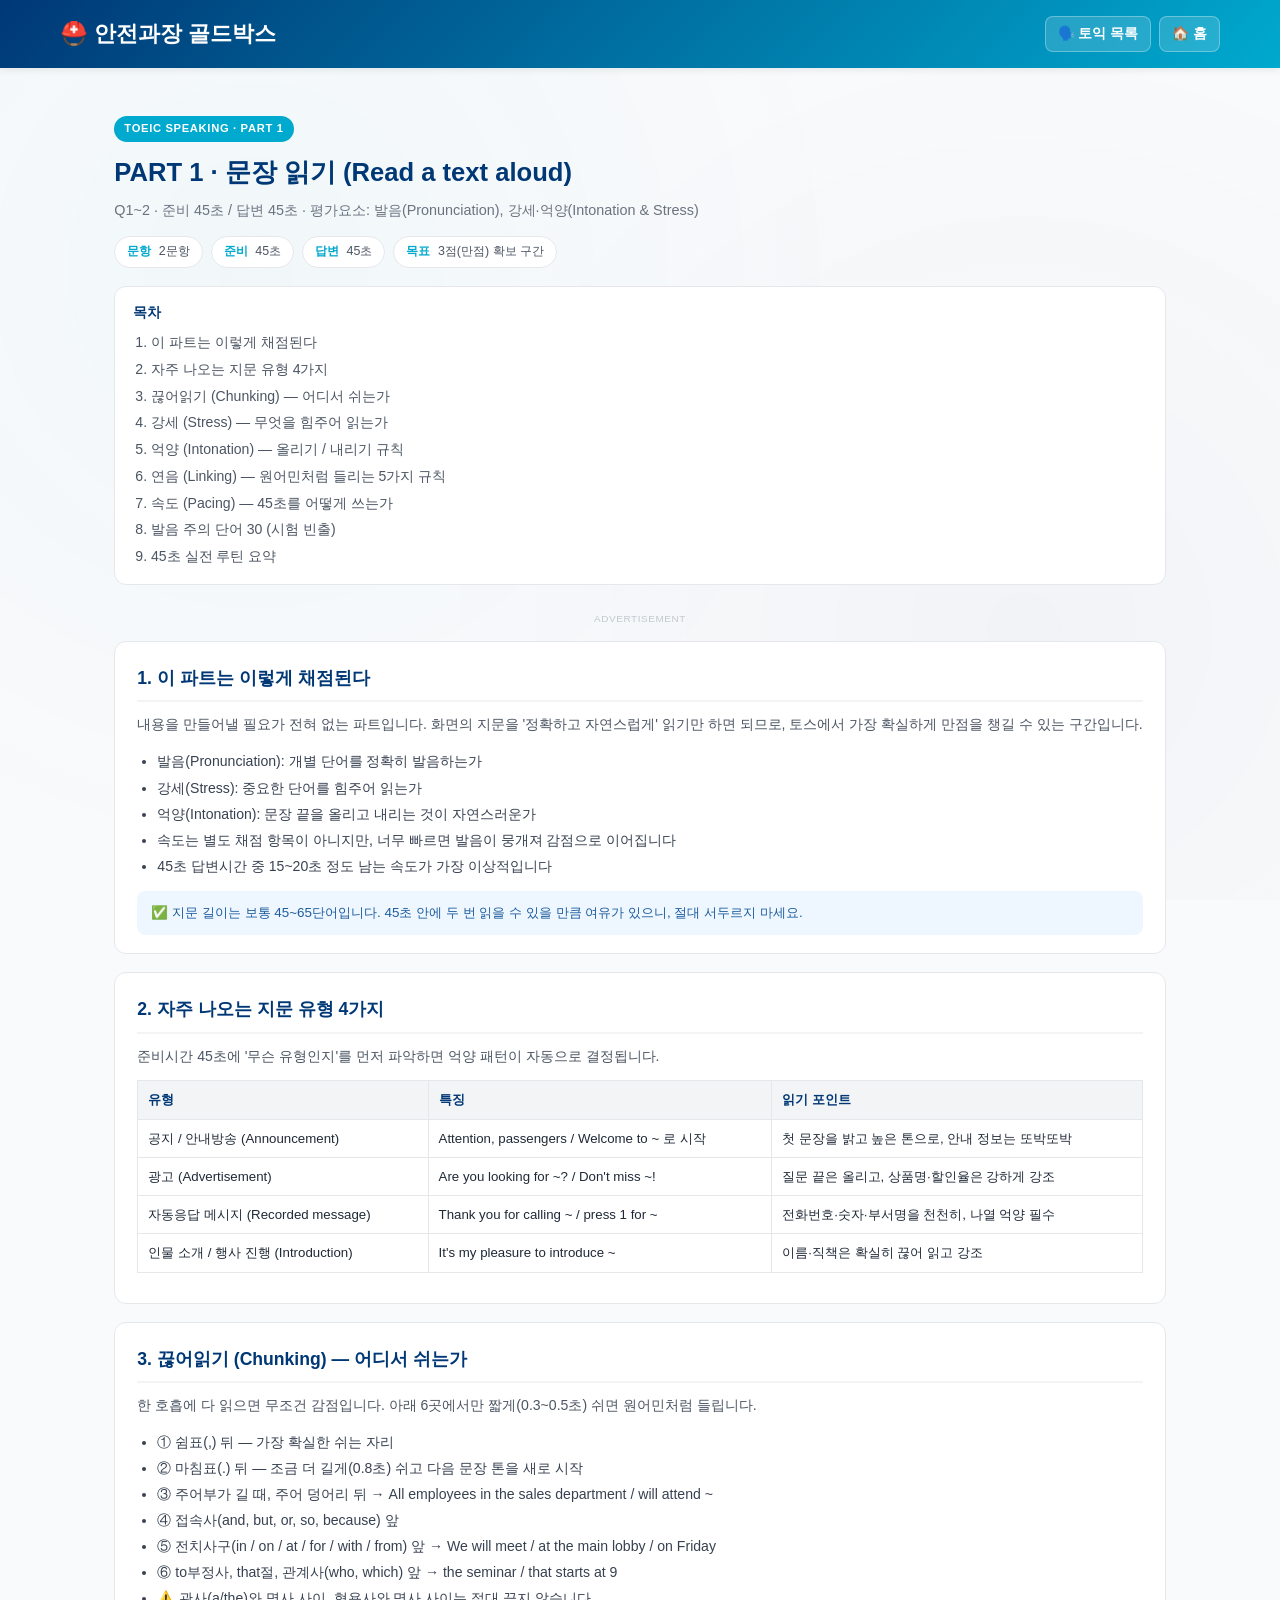
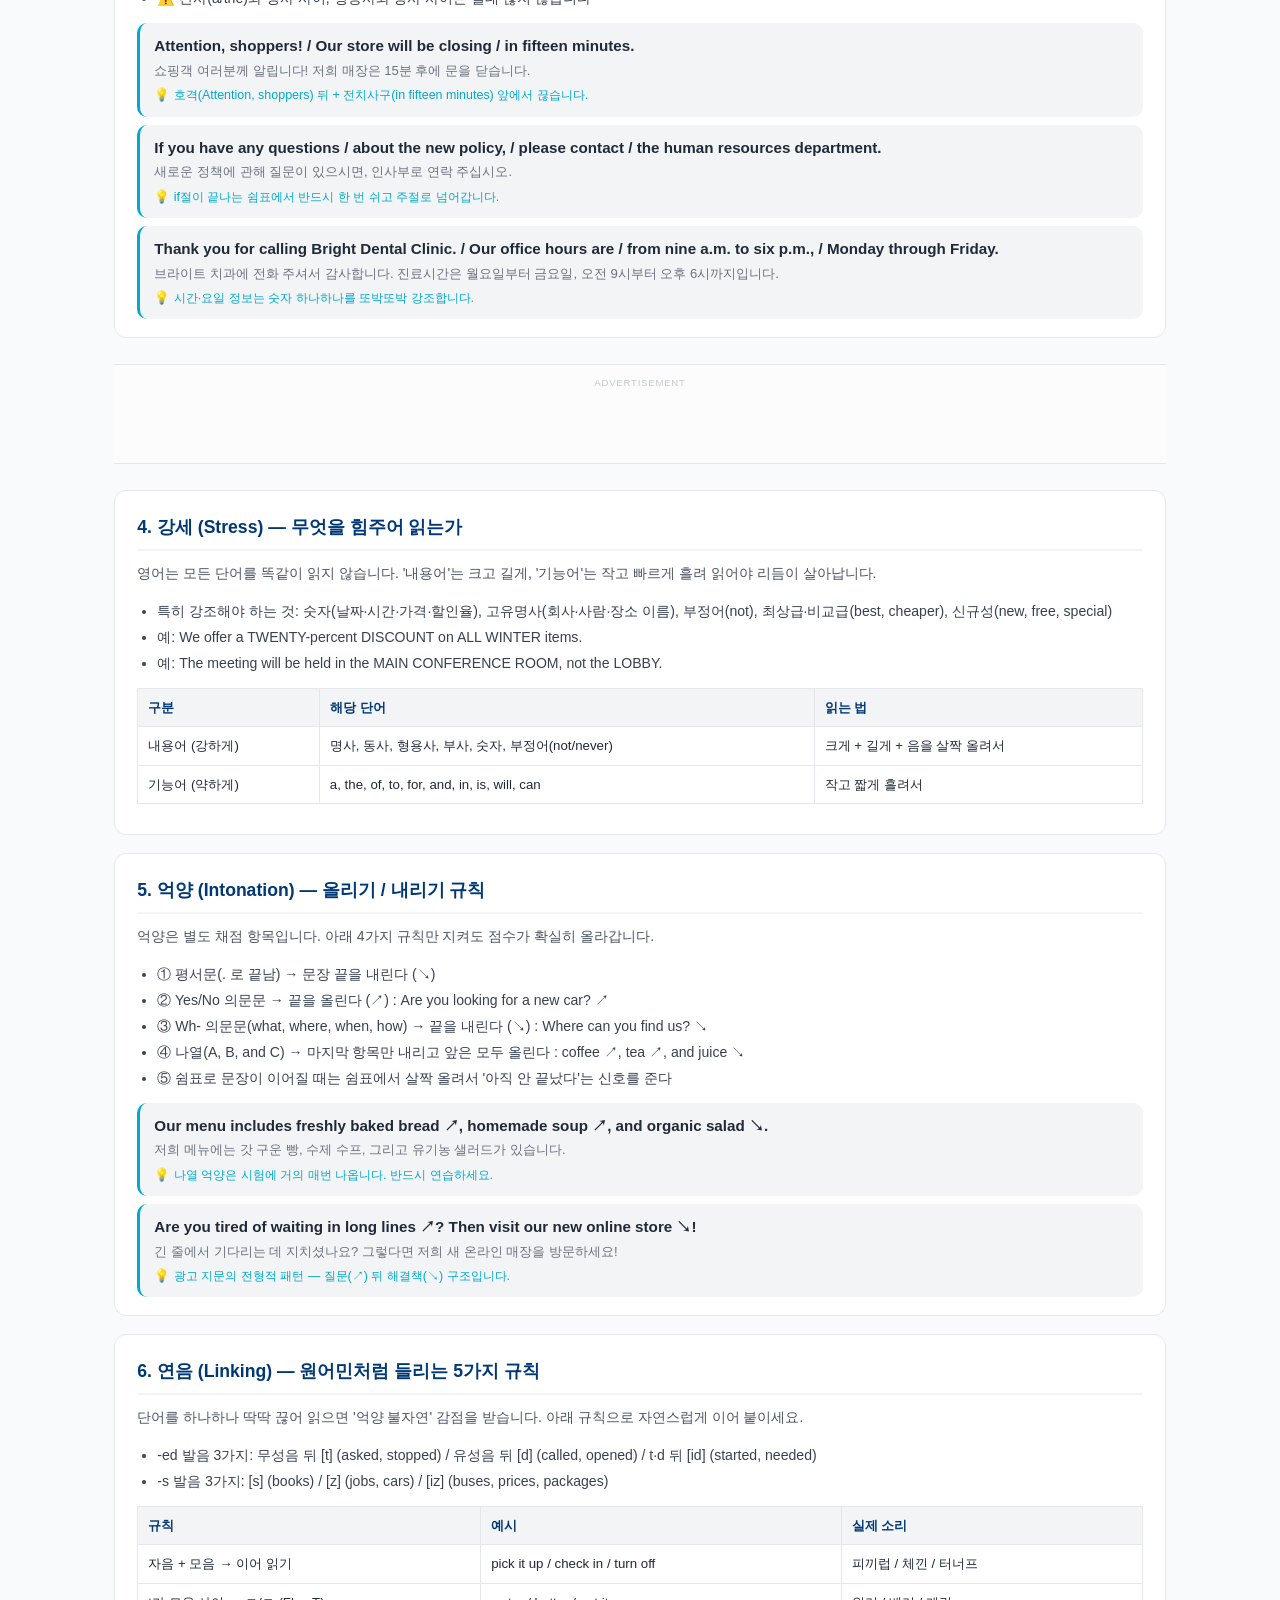
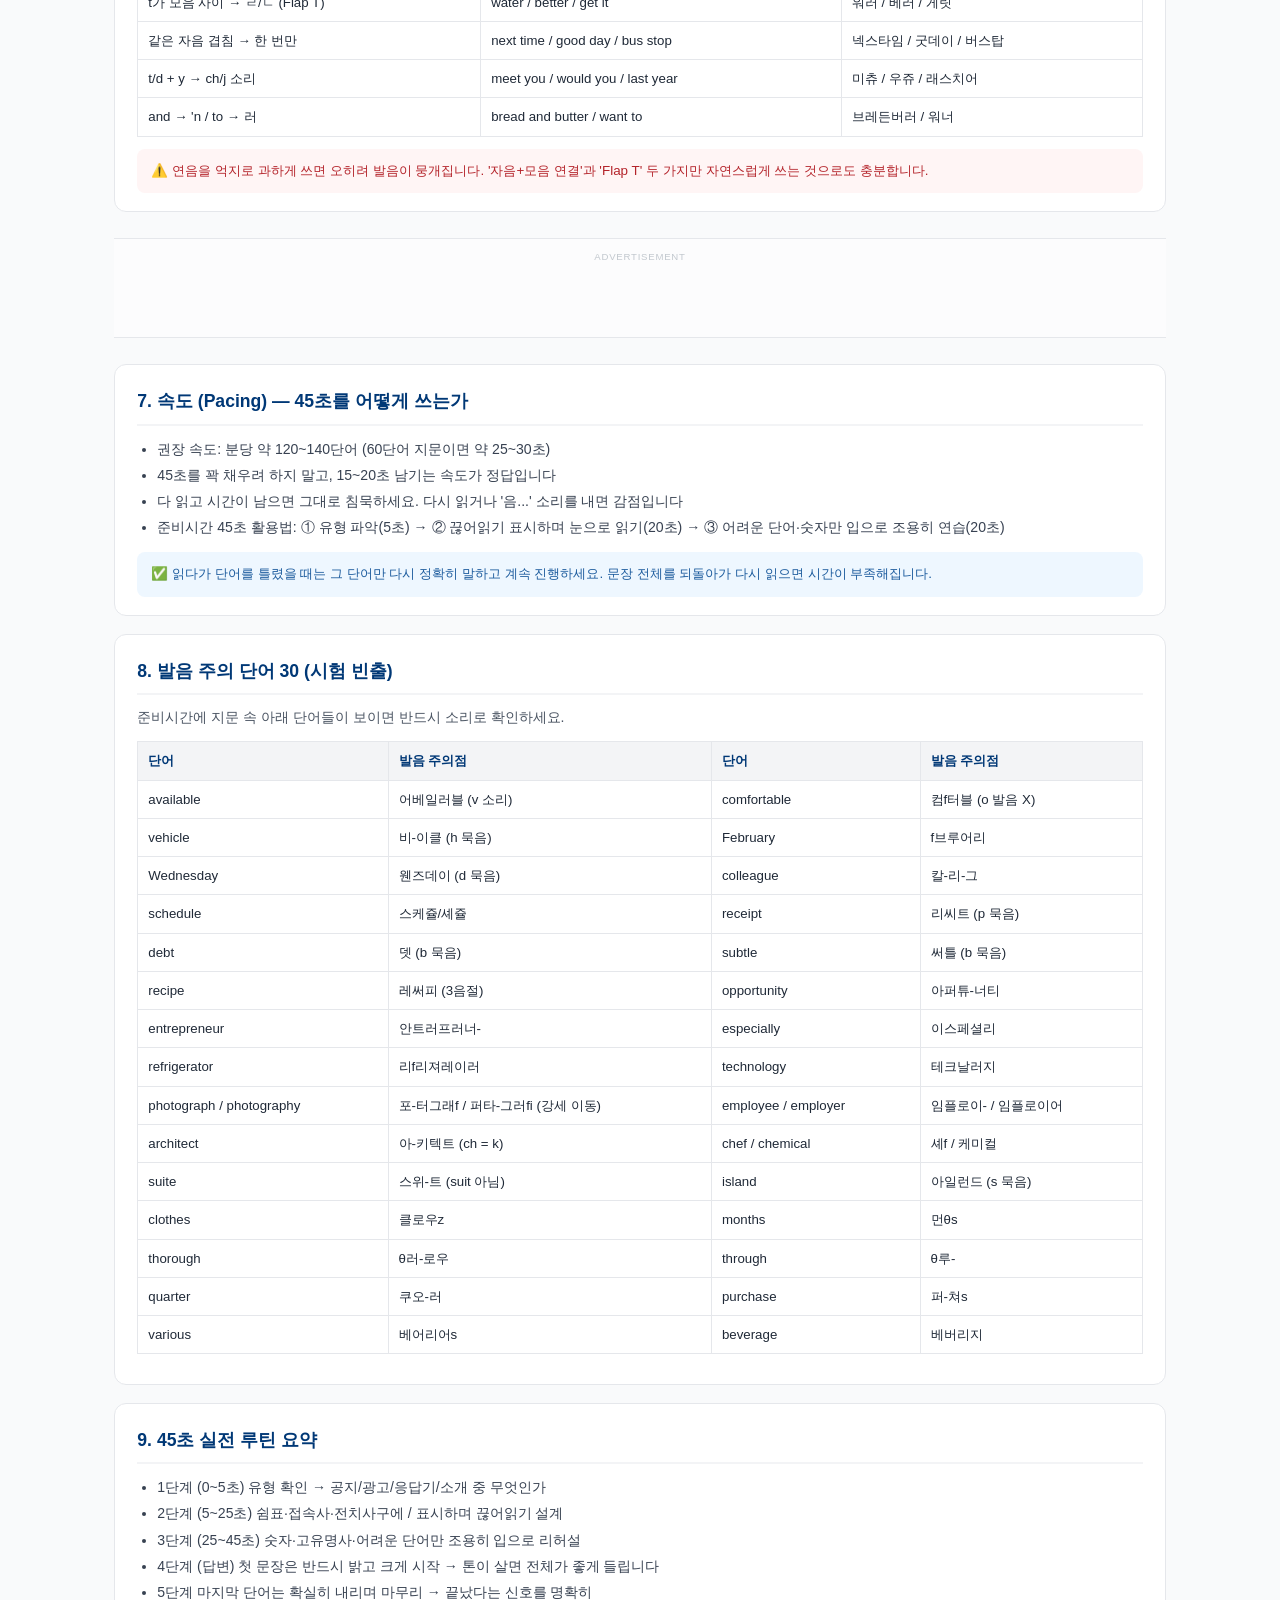
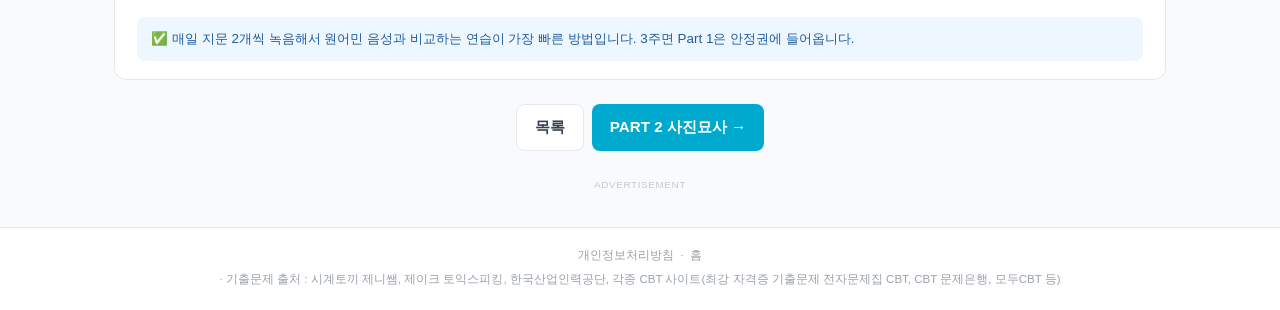
<file: study.html>
<!DOCTYPE html>
<html lang="ko">
<head>
  <meta charset="UTF-8">
  <meta name="viewport" content="width=device-width, initial-scale=1.0">
  <title>토익스피킹 학습자료 · 안전과장 골드박스</title>
  <meta name="description" content="토익스피킹 PART 1~5 파트별 답변 템플릿과 만능문장 총정리. 준비시간·답변시간 전략까지 한 페이지로 정리했습니다.">

  <!-- ===== Google AdSense 로더 (페이지당 1회) ===== -->
  <script async src="https://pagead2.googlesyndication.com/pagead/js/adsbygoogle.js?client=ca-pub-9283463208175336"
     crossorigin="anonymous"></script>

  <!-- ⬇️ 보호 스크립트를 head에서 먼저 로드 (초기 우클릭까지 차단) -->
  <script src="js/protect.js"></script>

  <link rel="stylesheet" href="css/style.css">
  <link rel="stylesheet" href="css/custom.css">

  <style>
    html, body { min-height: 100%; }
    body { display: flex; flex-direction: column; min-height: 100vh; }
    body > main { flex: 1 0 auto; }

    .ad-zone { display: block; margin: 26px auto 10px; max-width: 100%; overflow: hidden; text-align: center; }
    .ad-zone .adsbygoogle { display: block; width: 100%; }
    .ad-label { display: block; font-size: 0.62rem; color: #c2c8ce; letter-spacing: 0.06em; margin-bottom: 4px; text-align: center; }

    .site-footer {
      flex-shrink: 0; margin-top: auto; padding: 18px 12px 22px;
      text-align: center; font-size: 0.72rem; line-height: 1.6;
      color: #9aa1ab; border-top: 1px solid var(--gray-200, #e5e7eb);
      background: #fff; word-break: keep-all;
    }
    .site-footer .footer-links { margin-bottom: 6px; }
    .site-footer .footer-links a { color: #9aa1ab; text-decoration: none; margin: 0 6px; }
    .site-footer .footer-links a:hover { text-decoration: underline; }

    @media (max-width: 768px) {
      .ad-zone { margin: 18px auto 6px; }
      .site-footer { font-size: 0.68rem; padding: 16px 14px 20px; }
    }
  </style>
</head>
<body>
  <header class="topbar">
    <div class="container">
      <a href="index.html" class="logo" style="text-decoration:none;">⛑️ 안전과장 골드박스</a>
      <div class="topbar-actions">
        <a href="index.html#toeic" class="btn-sm" style="text-decoration:none;">🗣️ 토익 목록</a>
        <a href="index.html" class="btn-sm" style="text-decoration:none;">🏠 홈</a>
      </div>
    </div>
  </header>

  <main class="container">
    <div id="study-head" class="study-head">
      <p class="loading">자료를 불러오는 중...</p>
    </div>

    <!-- ===== 애드센스 광고 1 (상단) ===== -->
    <div class="ad-zone">
      <span class="ad-label">ADVERTISEMENT</span>
      <ins class="adsbygoogle"
           style="display:block"
           data-ad-client="ca-pub-9283463208175336"
           data-ad-slot="1373941745"
           data-ad-format="auto"
           data-full-width-responsive="true"></ins>
      <script>(adsbygoogle = window.adsbygoogle || []).push({});</script>
    </div>

    <!-- 본문 (섹션 사이 인라인 광고 자동 삽입) -->
    <div id="study-body"></div>

    <div class="study-nav" id="study-nav"></div>

    <!-- ===== 애드센스 광고 2 (하단) ===== -->
    <div class="ad-zone">
      <span class="ad-label">ADVERTISEMENT</span>
      <ins class="adsbygoogle"
           style="display:block"
           data-ad-client="ca-pub-9283463208175336"
           data-ad-slot="8589448751"
           data-ad-format="auto"
           data-full-width-responsive="true"></ins>
      <script>(adsbygoogle = window.adsbygoogle || []).push({});</script>
    </div>
  </main>

  <footer class="site-footer">
    <div class="footer-links">
      <a href="privacy.html">개인정보처리방침</a>·<a href="index.html">홈</a>
    </div>
    · 기출문제 출처 : 시계토끼 제니쌤, 제이크 토익스피킹, 한국산업인력공단, 각종 CBT 사이트(최강 자격증 기출문제 전자문제집 CBT, CBT 문제은행, 모두CBT 등)
  </footer>

  <!-- 인라인 광고 스크립트 (렌더링 스크립트보다 먼저) -->
  <script src="js/inline-ads.js"></script>

<script>
(function () {
  var PARTS = ['toeic-part1','toeic-part2','toeic-part3','toeic-part4','toeic-part5'];
  var LABEL = {
    'toeic-part1':'PART 1 문장읽기',
    'toeic-part2':'PART 2 사진묘사',
    'toeic-part3':'PART 3 질문답변',
    'toeic-part4':'PART 4 정보활용',
    'toeic-part5':'PART 5 의견제시'
  };

  var id = new URLSearchParams(location.search).get('id') || 'toeic-part1';

  var esc = function (s) {
    return String(s == null ? '' : s)
      .replace(/&/g,'&amp;').replace(/</g,'&lt;').replace(/>/g,'&gt;').replace(/"/g,'&quot;');
  };

  fetch('data/' + id + '.json')
    .then(function (r) { if (!r.ok) throw new Error('not found'); return r.json(); })
    .then(render)
    .catch(function () {
      document.getElementById('study-head').innerHTML =
        '<p class="loading">자료를 불러올 수 없습니다. (data/' + esc(id) + '.json)</p>';
    });

  function render(d) {
    /* ── 헤더 ── */
    var h = '<div class="study-badge">' + esc(d.badge || 'TOEIC Speaking') + '</div>' +
            '<h2 class="study-title">' + esc(d.title) + '</h2>';
    if (d.subtitle) h += '<p class="study-sub">' + esc(d.subtitle) + '</p>';

    if (d.meta && d.meta.length) {
      h += '<div class="study-meta">';
      d.meta.forEach(function (m) {
        h += '<span><b>' + esc(m.k) + '</b> ' + esc(m.v) + '</span>';
      });
      h += '</div>';
    }

    if (d.sections && d.sections.length) {
      h += '<div class="study-toc"><b>목차</b><ul>';
      d.sections.forEach(function (s, i) {
        h += '<li><a href="#sec' + i + '">' + esc(s.title) + '</a></li>';
      });
      h += '</ul></div>';
    }

    document.getElementById('study-head').innerHTML = h;
    document.title = d.title + ' · 안전과장 골드박스';

    /* ── 본문 ── */
    var b = '';
    (d.sections || []).forEach(function (s, i) {
      b += '<section class="study-sec" id="sec' + i + '">';
      b += '<h3>' + esc(s.title) + '</h3>';
      if (s.note) b += '<p class="sec-note">' + esc(s.note) + '</p>';

      if (s.bullets) {
        b += '<ul class="sec-bullets">';
        s.bullets.forEach(function (t) { b += '<li>' + esc(t) + '</li>'; });
        b += '</ul>';
      }

      if (s.table) {
        b += '<div class="sec-table-wrap"><table class="sec-table"><thead><tr>';
        s.table.head.forEach(function (t) { b += '<th>' + esc(t) + '</th>'; });
        b += '</tr></thead><tbody>';
        s.table.rows.forEach(function (row) {
          b += '<tr>';
          row.forEach(function (c) { b += '<td>' + esc(c) + '</td>'; });
          b += '</tr>';
        });
        b += '</tbody></table></div>';
      }

      if (s.phrases) {
        b += '<div class="phrase-list">';
        s.phrases.forEach(function (p) {
          b += '<div class="phrase">' +
               '<div class="ph-en">' + esc(p.en) + '</div>' +
               '<div class="ph-ko">' + esc(p.ko) + '</div>' +
               (p.tip ? '<div class="ph-tip">💡 ' + esc(p.tip) + '</div>' : '') +
               '</div>';
        });
        b += '</div>';
      }

      if (s.tip) b += '<div class="sec-tip">✅ ' + esc(s.tip) + '</div>';
      if (s.warn) b += '<div class="sec-warn">⚠️ ' + esc(s.warn) + '</div>';
      b += '</section>';
    });
    document.getElementById('study-body').innerHTML = b;

    /* ── 섹션 사이 인라인 광고 (3개마다, 최대 3개) ── */
    if (window.InlineAds) {
      setTimeout(function () {
        try { InlineAds.inject('#study-body > .study-sec', 3, 3); } catch (e) {}
      }, 0);
    }

    /* ── 이전/다음 파트 ── */
    var idx = PARTS.indexOf(id), nav = '';
    if (idx > 0) {
      nav += '<a class="btn" href="study.html?id=' + PARTS[idx-1] + '">← ' + LABEL[PARTS[idx-1]] + '</a>';
    }
    nav += '<a class="btn" href="index.html#toeic">목록</a>';
    if (idx > -1 && idx < PARTS.length - 1) {
      nav += '<a class="btn-primary" href="study.html?id=' + PARTS[idx+1] + '">' + LABEL[PARTS[idx+1]] + ' →</a>';
    }
    document.getElementById('study-nav').innerHTML = nav;

    /* ── 목차 클릭 시 부드러운 이동 ── */
    document.querySelectorAll('.study-toc a').forEach(function (a) {
      a.addEventListener('click', function (e) {
        var t = document.querySelector(this.getAttribute('href'));
        if (!t) return;
        e.preventDefault();
        window.scrollTo({ top: t.getBoundingClientRect().top + window.pageYOffset - 70, behavior: 'smooth' });
      });
    });
  }
})();
</script>

  <!-- ⬇️ 보호 스크립트 (head에 넣었다면 중복 가드로 무시됨 — 둘 다 둬도 안전) -->
  <script src="js/protect.js"></script>
</body>
</html>
</file>
<file: css/style.css>
/* ============================================
   안전과장 CBT - 통합 스타일시트
   ============================================ */

/* ===== 리셋 & 기본 ===== */
* {
  box-sizing: border-box;
  margin: 0;
  padding: 0;
}

:root {
  --primary: #00A9CE;
  --primary-dark: #007A94;
  --secondary: #003876;
  --accent: #FF6B35;
  --success: #22c55e;
  --danger: #ef4444;
  --warning: #f59e0b;
  --gray-50: #f9fafb;
  --gray-100: #f3f4f6;
  --gray-200: #e5e7eb;
  --gray-300: #d1d5db;
  --gray-400: #9ca3af;
  --gray-500: #6b7280;
  --gray-600: #4b5563;
  --gray-700: #374151;
  --gray-800: #1f2937;
  --gray-900: #111827;
  --bg: #ffffff;
  --text: #1f2937;
  --border: #e5e7eb;
  --shadow-sm: 0 1px 2px rgba(0,0,0,0.05);
  --shadow: 0 2px 8px rgba(0,0,0,0.08);
  --shadow-lg: 0 8px 24px rgba(0,0,0,0.12);
  --radius: 12px;
  --radius-sm: 8px;
}

body {
  font-family: 'Malgun Gothic', 'Noto Sans KR', -apple-system, BlinkMacSystemFont, 'Segoe UI', Roboto, sans-serif;
  background: var(--gray-50);
  color: var(--text);
  line-height: 1.6;
  -webkit-font-smoothing: antialiased;
  min-height: 100vh;
}

/* 배경 워터마크 (POSCO 로고 느낌) */
body::before {
  content: '';
  position: fixed;
  inset: 0;
  background-image: radial-gradient(circle at 20% 30%, rgba(0,169,206,0.03) 0%, transparent 50%),
                    radial-gradient(circle at 80% 70%, rgba(0,56,118,0.03) 0%, transparent 50%);
  pointer-events: none;
  z-index: 0;
}

/* ===== 공통 컨테이너 ===== */
.container {
  max-width: 1200px;
  margin: 0 auto;
  padding: 20px;
  position: relative;
  z-index: 1;
}

/* ===== 상단 바 (홈, 결과 페이지용) ===== */
.topbar {
  background: linear-gradient(135deg, var(--secondary) 0%, var(--primary) 100%);
  color: white;
  padding: 16px 0;
  box-shadow: var(--shadow);
  position: sticky;
  top: 0;
  z-index: 100;
}

.topbar .container {
  display: flex;
  justify-content: space-between;
  align-items: center;
  padding: 0 20px;
}

.logo {
  font-size: 1.4rem;
  font-weight: 700;
  color: white;
}

.topbar-actions {
  display: flex;
  gap: 8px;
  align-items: center;
}

/* ===== 버튼 ===== */
.btn, .btn-sm, .btn-primary, .btn-outline, .btn-icon {
  display: inline-flex;
  align-items: center;
  justify-content: center;
  gap: 6px;
  padding: 10px 18px;
  border: none;
  border-radius: var(--radius-sm);
  font-size: 0.95rem;
  font-weight: 600;
  cursor: pointer;
  transition: all 0.15s ease;
  text-decoration: none;
  white-space: nowrap;
  font-family: inherit;
}

.btn {
  background: white;
  color: var(--gray-700);
  border: 1px solid var(--border);
}

.btn:hover {
  background: var(--gray-100);
  transform: translateY(-1px);
}

.btn-sm {
  padding: 6px 12px;
  font-size: 0.85rem;
  background: rgba(255,255,255,0.15);
  color: white;
  border: 1px solid rgba(255,255,255,0.3);
}

.btn-sm:hover {
  background: rgba(255,255,255,0.25);
}

.btn-primary {
  background: var(--primary);
  color: white;
}

.btn-primary:hover {
  background: var(--primary-dark);
  transform: translateY(-1px);
  box-shadow: var(--shadow);
}

.btn-outline {
  background: white;
  color: var(--gray-700);
  border: 1px solid var(--border);
}

.btn-outline:hover {
  border-color: var(--primary);
  color: var(--primary);
}

.btn-danger {
  background: var(--danger);
  color: white;
}

.btn-danger:hover {
  background: #dc2626;
}

.btn-icon {
  padding: 6px 10px;
  background: transparent;
  font-size: 1.2rem;
  border: none;
}

.btn-icon:hover {
  background: var(--gray-100);
}

/* ============================================
   홈 화면 (index.html)
   ============================================ */

.hero {
  text-align: center;
  padding: 40px 20px 30px;
}

.hero h2 {
  font-size: 2rem;
  color: var(--secondary);
  margin-bottom: 10px;
}

.hero p {
  color: var(--gray-600);
  font-size: 1.05rem;
}

/* 통계 카드 (홈 상단) */
.stats-row {
  display: grid;
  grid-template-columns: repeat(auto-fit, minmax(180px, 1fr));
  gap: 16px;
  margin-bottom: 30px;
}

.stat-card {
  background: white;
  padding: 20px;
  border-radius: var(--radius);
  box-shadow: var(--shadow-sm);
  text-align: center;
  border: 1px solid var(--border);
}

.stat-card .label {
  color: var(--gray-500);
  font-size: 0.85rem;
  margin-bottom: 8px;
}

.stat-card .value {
  font-size: 1.8rem;
  font-weight: 700;
  color: var(--primary);
}

/* 섹션 타이틀 */
.section-title {
  font-size: 1.3rem;
  font-weight: 700;
  color: var(--secondary);
  margin: 30px 0 16px;
  padding-bottom: 10px;
  border-bottom: 2px solid var(--primary);
  display: flex;
  align-items: center;
  gap: 8px;
}

/* 회차 카드 그리드 */
.exam-grid {
  display: grid;
  grid-template-columns: repeat(auto-fill, minmax(260px, 1fr));
  gap: 16px;
  margin-bottom: 30px;
}

.exam-card {
  background: white;
  padding: 20px;
  border-radius: var(--radius);
  box-shadow: var(--shadow-sm);
  border: 1px solid var(--border);
  cursor: pointer;
  transition: all 0.2s ease;
}

.exam-card:hover {
  transform: translateY(-2px);
  box-shadow: var(--shadow-lg);
  border-color: var(--primary);
}

.exam-card h3 {
  color: var(--secondary);
  margin-bottom: 8px;
  font-size: 1.1rem;
}

.exam-card .meta {
  color: var(--gray-500);
  font-size: 0.85rem;
  margin-bottom: 12px;
}

.exam-card .badge {
  display: inline-block;
  padding: 4px 10px;
  background: var(--gray-100);
  color: var(--gray-600);
  border-radius: 20px;
  font-size: 0.75rem;
  margin-right: 4px;
}

.exam-card .badge.done {
  background: #dcfce7;
  color: #166534;
}

/* 북마크 모아보기 섹션 (Step 5에서 사용) */
.bookmark-section {
  background: linear-gradient(135deg, #fff9e6 0%, #ffffff 100%);
  border: 1px solid #fde68a;
  border-radius: var(--radius);
  padding: 20px;
  margin-bottom: 30px;
}

.bookmark-list {
  display: grid;
  grid-template-columns: repeat(auto-fill, minmax(300px, 1fr));
  gap: 12px;
  margin-top: 12px;
}

.bookmark-item {
  background: white;
  padding: 14px;
  border-radius: var(--radius-sm);
  border: 1px solid var(--gray-200);
  cursor: pointer;
  transition: all 0.15s ease;
}

.bookmark-item:hover {
  border-color: var(--warning);
  transform: translateY(-1px);
}

.bookmark-item .bm-header {
  display: flex;
  justify-content: space-between;
  font-size: 0.8rem;
  color: var(--gray-500);
  margin-bottom: 6px;
}

.bookmark-item .bm-text {
  font-size: 0.9rem;
  color: var(--gray-800);
  display: -webkit-box;
  -webkit-line-clamp: 2;
  -webkit-box-orient: vertical;
  overflow: hidden;
}

.empty-state {
  text-align: center;
  color: var(--gray-500);
  padding: 30px;
  font-size: 0.95rem;
}

/* ============================================
   시험 화면 (exam.html)
   ============================================ */

.exam-header {
  background: white;
  border-bottom: 1px solid var(--border);
  box-shadow: var(--shadow-sm);
  position: sticky;
  top: 0;
  z-index: 100;
}

.exam-header-inner {
  max-width: 1000px;
  margin: 0 auto;
  padding: 14px 20px;
  display: flex;
  justify-content: space-between;
  align-items: center;
  gap: 16px;
  flex-wrap: wrap;
}

.exam-title {
  font-size: 1.1rem;
  color: var(--secondary);
  font-weight: 700;
  flex: 1;
  min-width: 200px;
}

.exam-header-right {
  display: flex;
  gap: 8px;
  align-items: center;
  flex-wrap: wrap;
}

.timer {
  background: var(--secondary);
  color: white;
  padding: 8px 14px;
  border-radius: var(--radius-sm);
  font-family: 'Courier New', monospace;
  font-weight: 700;
  font-size: 1rem;
  letter-spacing: 1px;
}

.timer.warning {
  background: var(--warning);
  animation: pulse 1s infinite;
}

.timer.danger {
  background: var(--danger);
  animation: pulse 0.5s infinite;
}

@keyframes pulse {
  0%, 100% { opacity: 1; }
  50% { opacity: 0.7; }
}

/* 진행률 바 */
.progress-bar {
  height: 4px;
  background: var(--gray-200);
  overflow: hidden;
}

.progress-fill {
  height: 100%;
  background: linear-gradient(90deg, var(--primary) 0%, var(--success) 100%);
  transition: width 0.3s ease;
}

/* ===== 시험 메인 (OMR 제거, 전체 폭) ===== */
.exam-main-full {
  max-width: 1000px;
  margin: 20px auto;
  padding: 0 20px;
  position: relative;
  z-index: 1;
}

.exam-content-full {
  background: white;
  border-radius: var(--radius);
  padding: 20px;
  box-shadow: var(--shadow-sm);
  border: 1px solid var(--border);
}

/* 상단 컨트롤 바 */
.exam-controls {
  display: flex;
  justify-content: space-between;
  align-items: center;
  padding: 12px 16px;
  background: var(--gray-50);
  border-radius: var(--radius-sm);
  margin-bottom: 20px;
  gap: 12px;
  flex-wrap: wrap;
}

.controls-left, .controls-right {
  display: flex;
  align-items: center;
  gap: 10px;
}

.exam-controls label {
  font-size: 0.9rem;
  color: var(--gray-600);
  font-weight: 500;
}

.exam-controls select {
  padding: 6px 10px;
  border: 1px solid var(--border);
  border-radius: var(--radius-sm);
  font-size: 0.9rem;
  background: white;
  cursor: pointer;
}

.answered-count {
  font-size: 0.9rem;
  color: var(--gray-600);
  font-weight: 600;
}

/* ===== 문제 카드 ===== */
.question-area {
  min-height: 300px;
}

.loading {
  text-align: center;
  padding: 60px 20px;
  color: var(--gray-500);
  font-size: 1rem;
}

.question-card {
  background: white;
  border: 1px solid var(--border);
  border-radius: var(--radius);
  padding: 24px;
  margin-bottom: 20px;
  transition: all 0.2s ease;
}

.question-card.bookmarked {
  border-left: 4px solid var(--warning);
  background: linear-gradient(90deg, #fffbeb 0%, white 30%);
}

.question-header {
  display: flex;
  justify-content: space-between;
  align-items: center;
  margin-bottom: 16px;
  padding-bottom: 12px;
  border-bottom: 1px dashed var(--border);
}

.question-no {
  display: inline-flex;
  align-items: center;
  justify-content: center;
  width: 32px;
  height: 32px;
  background: var(--primary);
  color: white;
  border-radius: 50%;
  font-weight: 700;
  font-size: 0.95rem;
  margin-right: 8px;
}

.subject-tag {
  display: inline-block;
  padding: 4px 10px;
  background: var(--gray-100);
  color: var(--gray-700);
  border-radius: 20px;
  font-size: 0.8rem;
  font-weight: 500;
}

.question-actions {
  display: flex;
  gap: 4px;
}

/* 문제 텍스트 */
.question-text {
  font-size: 1.05rem;
  color: var(--gray-800);
  line-height: 1.7;
  margin-bottom: 16px;
  white-space: pre-wrap;
  word-break: keep-all;
}

/* ===== ⭐ passage 박스 (지문/보기/표 대응) ===== */
.passage {
  background: var(--gray-50);
  border: 1.5px solid var(--gray-300);
  border-radius: var(--radius-sm);
  padding: 16px 20px;
  margin: 12px 0 20px;
  font-size: 0.98rem;
  line-height: 1.8;
  color: var(--gray-800);
}

.passage.type-list ul {
  list-style: none;
  padding: 0;
}

.passage.type-list li {
  padding: 4px 0;
  word-break: keep-all;
}

.passage.type-text {
  white-space: pre-wrap;
}

/* 표 형태 passage */
.passage.type-table {
  padding: 0;
  overflow-x: auto;
}

.passage table {
  width: 100%;
  border-collapse: collapse;
  font-size: 0.9rem;
}

.passage table th,
.passage table td {
  padding: 10px 12px;
  border: 1px solid var(--gray-300);
  text-align: left;
}

.passage table th {
  background: var(--gray-100);
  font-weight: 700;
  color: var(--gray-700);
}

/* 선택지 */
.choices {
  display: flex;
  flex-direction: column;
  gap: 10px;
}

.choice {
  display: flex;
  align-items: flex-start;
  padding: 12px 16px;
  background: var(--gray-50);
  border: 2px solid transparent;
  border-radius: var(--radius-sm);
  cursor: pointer;
  transition: all 0.15s ease;
  user-select: none;
}

.choice:hover {
  background: #e0f2fe;
  border-color: var(--primary);
}

.choice.selected {
  background: #dbeafe;
  border-color: var(--primary);
}

.choice.correct {
  background: #dcfce7;
  border-color: var(--success);
}

.choice.wrong {
  background: #fee2e2;
  border-color: var(--danger);
}

.choice-no {
  display: inline-flex;
  align-items: center;
  justify-content: center;
  min-width: 28px;
  height: 28px;
  background: white;
  border: 1.5px solid var(--gray-400);
  border-radius: 50%;
  font-weight: 700;
  font-size: 0.85rem;
  margin-right: 12px;
  flex-shrink: 0;
  color: var(--gray-600);
}

.choice.selected .choice-no {
  background: var(--primary);
  color: white;
  border-color: var(--primary);
}

.choice.correct .choice-no {
  background: var(--success);
  color: white;
  border-color: var(--success);
}

.choice.wrong .choice-no {
  background: var(--danger);
  color: white;
  border-color: var(--danger);
}

/* 해설 */
.explanation {
  margin-top: 16px;
  padding: 14px 16px;
  background: #f0fdf4;
  border-left: 4px solid var(--success);
  border-radius: var(--radius-sm);
  color: var(--gray-700);
  font-size: 0.95rem;
  line-height: 1.7;
  display: none;
}

.explanation.show {
  display: block;
  animation: slideDown 0.25s ease;
}

@keyframes slideDown {
  from { opacity: 0; transform: translateY(-8px); }
  to { opacity: 1; transform: translateY(0); }
}

.explanation .label {
  font-weight: 700;
  color: var(--success);
  margin-right: 6px;
}

/* 페이지 이동 */
.pagination {
  display: flex;
  justify-content: space-between;
  align-items: center;
  margin-top: 20px;
  padding-top: 16px;
  border-top: 1px solid var(--border);
}

.page-info {
  font-weight: 600;
  color: var(--gray-600);
}

/* ============================================
   결과 화면 (result.html)
   ============================================ */

.result-summary {
  background: linear-gradient(135deg, var(--secondary) 0%, var(--primary) 100%);
  color: white;
  padding: 40px 30px;
  border-radius: var(--radius);
  text-align: center;
  margin: 20px 0;
  box-shadow: var(--shadow-lg);
}

.result-summary h2 {
  font-size: 2rem;
  margin-bottom: 16px;
}

.score-big {
  font-size: 3.5rem;
  font-weight: 700;
  margin: 12px 0;
}

.score-big span {
  font-size: 4.5rem;
  color: #ffeb3b;
}

.score-percent {
  font-size: 1.6rem;
  margin-bottom: 12px;
  opacity: 0.95;
}

.chart-section {
  background: white;
  padding: 24px;
  border-radius: var(--radius);
  box-shadow: var(--shadow-sm);
  border: 1px solid var(--border);
  margin: 20px 0;
}

.chart-section h3 {
  color: var(--secondary);
  margin-bottom: 16px;
  font-size: 1.2rem;
}

/* 리뷰 탭 */
.review-section {
  background: white;
  padding: 24px;
  border-radius: var(--radius);
  box-shadow: var(--shadow-sm);
  border: 1px solid var(--border);
  margin: 20px 0;
}

.review-tabs {
  display: flex;
  gap: 8px;
  border-bottom: 2px solid var(--border);
  margin-bottom: 20px;
}

.review-tabs .tab {
  padding: 10px 20px;
  background: transparent;
  border: none;
  font-size: 0.95rem;
  font-weight: 600;
  color: var(--gray-500);
  cursor: pointer;
  border-bottom: 3px solid transparent;
  margin-bottom: -2px;
  transition: all 0.15s;
  font-family: inherit;
}

.review-tabs .tab:hover {
  color: var(--primary);
}

.review-tabs .tab.active {
  color: var(--primary);
  border-bottom-color: var(--primary);
}

.review-list .question-card {
  margin-bottom: 16px;
}

.result-actions {
  display: flex;
  gap: 12px;
  justify-content: center;
  margin: 30px 0;
  flex-wrap: wrap;
}

/* ============================================
   로그인/계정 (Phase 2에서 사용 예정)
   ============================================ */

.auth-badge {
  display: inline-flex;
  align-items: center;
  gap: 6px;
  padding: 6px 12px;
  background: rgba(255,255,255,0.15);
  border-radius: 20px;
  color: white;
  font-size: 0.85rem;
}

.auth-modal-bg {
  position: fixed;
  inset: 0;
  background: rgba(0,0,0,0.5);
  display: none;
  align-items: center;
  justify-content: center;
  z-index: 1000;
}

.auth-modal-bg.show {
  display: flex;
}

.auth-modal {
  background: white;
  padding: 30px;
  border-radius: var(--radius);
  width: 90%;
  max-width: 400px;
  box-shadow: var(--shadow-lg);
}

.auth-modal h3 {
  color: var(--secondary);
  margin-bottom: 20px;
  text-align: center;
}

.auth-modal input {
  width: 100%;
  padding: 12px;
  margin-bottom: 12px;
  border: 1px solid var(--border);
  border-radius: var(--radius-sm);
  font-size: 1rem;
  font-family: inherit;
}

.auth-modal input:focus {
  outline: none;
  border-color: var(--primary);
}

.auth-modal .actions {
  display: flex;
  gap: 8px;
  margin-top: 8px;
}

.auth-modal .actions button {
  flex: 1;
}

.auth-modal .switch-mode {
  text-align: center;
  margin-top: 16px;
  font-size: 0.9rem;
  color: var(--gray-500);
}

.auth-modal .switch-mode a {
  color: var(--primary);
  cursor: pointer;
  text-decoration: underline;
}

/* ============================================
   반응형 (모바일)
   ============================================ */

@media (max-width: 768px) {
  .container {
    padding: 12px;
  }

  .hero h2 {
    font-size: 1.5rem;
  }

  .exam-header-inner {
    padding: 10px 12px;
  }

  .exam-title {
    font-size: 1rem;
    width: 100%;
  }

  .exam-header-right {
    width: 100%;
    justify-content: space-between;
  }

  .exam-header-right .btn,
  .exam-header-right .btn-outline,
  .exam-header-right .btn-primary {
    padding: 8px 12px;
    font-size: 0.85rem;
  }

  .timer {
    font-size: 0.9rem;
    padding: 6px 10px;
  }

  .exam-main-full {
    padding: 0 12px;
    margin: 12px auto;
  }

  .exam-content-full {
    padding: 14px;
  }

  .question-card {
    padding: 16px;
  }

  .question-text {
    font-size: 1rem;
  }

  .passage {
    padding: 12px 14px;
    font-size: 0.92rem;
  }

  .choice {
    padding: 10px 12px;
    font-size: 0.95rem;
  }

  .score-big span {
    font-size: 3rem;
  }

  .result-summary {
    padding: 30px 20px;
  }
}

/* 스크롤바 예쁘게 */
::-webkit-scrollbar {
  width: 10px;
  height: 10px;
}

::-webkit-scrollbar-track {
  background: var(--gray-100);
}

::-webkit-scrollbar-thumb {
  background: var(--gray-400);
  border-radius: 5px;
}

::-webkit-scrollbar-thumb:hover {
  background: var(--gray-500);
}
</file>
<file: css/custom.css>
/* ============================================================
   안전과장 골드박스 · custom.css
   1) 자격증별 탭 / 중복기출 잠금
   2) 토익스피킹 학습자료 (study.html)
   3) 인라인 광고 (콘텐츠 사이)
   ============================================================ */

/* ============================================
   1. 상단 탭
   ============================================ */
.main-tabs {
  display: flex;
  gap: 4px;
  border-bottom: 2px solid var(--primary);
  margin: 30px 0 20px;
  overflow-x: auto;
  overflow-y: hidden;
  -webkit-overflow-scrolling: touch;
  scrollbar-width: thin;
}

.main-tabs::-webkit-scrollbar { height: 4px; }
.main-tabs::-webkit-scrollbar-thumb { background: var(--gray-300); border-radius: 2px; }

.main-tab {
  display: inline-flex;
  align-items: center;
  gap: 6px;
  padding: 12px 18px;
  background: transparent;
  border: none;
  font-family: inherit;
  font-size: 1rem;
  font-weight: 700;
  color: var(--gray-400);
  cursor: pointer;
  border-bottom: 3px solid transparent;
  margin-bottom: -2px;
  white-space: nowrap;
  flex-shrink: 0;
  transition: all 0.15s ease;
}

.main-tab:hover { color: var(--primary); }

.main-tab.active {
  color: var(--secondary);
  border-bottom-color: var(--primary);
}

/* 탭 안 문항수 배지 (중복 선언 통합) */
.tab-cnt {
  display: inline-block;
  min-width: 20px;
  padding: 1px 7px;
  margin-left: 2px;
  background: var(--gray-200);
  color: var(--gray-600);
  border-radius: 20px;
  font-size: 0.72rem;
  font-weight: 700;
}

.main-tab.active .tab-cnt {
  background: var(--primary);
  color: #fff;
}

/* ===== 중복기출 잠금 박스 ===== */
.lock-box {
  background: white;
  border: 1px dashed var(--gray-300);
  border-radius: var(--radius);
  padding: 50px 20px;
  text-align: center;
  margin-bottom: 30px;
}

.lock-box .lock-icon {
  font-size: 2.6rem;
  margin-bottom: 10px;
}

.lock-box .lock-text {
  color: var(--gray-600);
  margin-bottom: 18px;
  font-size: 0.95rem;
}

/* ===== 입장코드 오류 ===== */
.code-error {
  color: var(--danger);
  font-size: 0.85rem;
  margin: -4px 0 10px;
  font-weight: 600;
}

/* ===== 카드 과목 표기 ===== */
.exam-subjects {
  font-size: 0.8rem;
  color: var(--gray-500);
  margin-top: 8px;
  line-height: 1.4;
  display: -webkit-box;
  -webkit-line-clamp: 2;
  -webkit-box-orient: vertical;
  overflow: hidden;
}

/* ===== 카드 제목 줄바꿈 개선 ===== */
.exam-card h3 {
  word-break: keep-all;
  line-height: 1.4;
}

/* ===== 토익 탭 활성 시 다른 목록 숨김 ===== */
.toeic-hidden { display: none !important; }

/* ===== 모바일 ===== */
@media (max-width: 768px) {
  .main-tabs { margin: 20px 0 16px; }
  .main-tab {
    padding: 10px 12px;
    font-size: 0.9rem;
  }
  .lock-box { padding: 36px 16px; }
}


/* ============================================
   2. 토익스피킹 학습자료 (study.html)
   ============================================ */
.study-intro {
  background: var(--gray-100, #f6f7f9);
  border-left: 4px solid var(--primary);
  border-radius: 8px;
  padding: 14px 16px;
  font-size: 0.88rem;
  line-height: 1.7;
  color: var(--gray-600);
  margin-bottom: 20px;
}

.study-head { margin: 26px 0 10px; }

.study-badge {
  display: inline-block;
  background: var(--primary);
  color: #fff;
  font-size: 0.7rem;
  font-weight: 800;
  letter-spacing: 0.06em;
  padding: 4px 10px;
  border-radius: 20px;
  margin-bottom: 10px;
}

.study-title {
  font-size: 1.6rem;
  color: var(--secondary);
  margin: 0 0 6px;
  word-break: keep-all;
}

.study-sub {
  color: var(--gray-500);
  font-size: 0.9rem;
  margin: 0 0 14px;
}

.study-meta { display: flex; flex-wrap: wrap; gap: 8px; margin-bottom: 18px; }
.study-meta span {
  background: #fff;
  border: 1px solid var(--gray-200, #e5e7eb);
  border-radius: 20px;
  padding: 5px 12px;
  font-size: 0.78rem;
  color: var(--gray-600);
}
.study-meta b { color: var(--primary); margin-right: 4px; }

/* ===== 목차 (자동 번호 제거 → 제목의 번호만 사용) ===== */
.study-toc {
  background: #fff;
  border: 1px solid var(--gray-200, #e5e7eb);
  border-radius: var(--radius);
  padding: 14px 18px;
  font-size: 0.88rem;
}
.study-toc b { color: var(--secondary); display: block; margin-bottom: 6px; }
.study-toc ol,
.study-toc ul {
  margin: 0;
  padding-left: 0;
  list-style: none;
  line-height: 1.9;
}
.study-toc li { padding-left: 2px; }
.study-toc a { color: var(--gray-600); text-decoration: none; }
.study-toc a:hover { color: var(--primary); text-decoration: underline; }

/* ===== 본문 섹션 ===== */
.study-sec {
  background: #fff;
  border: 1px solid var(--gray-200, #e5e7eb);
  border-radius: var(--radius);
  padding: 22px 22px 18px;
  margin-bottom: 18px;
  scroll-margin-top: 80px;
}
.study-sec h3 {
  margin: 0 0 10px;
  font-size: 1.1rem;
  color: var(--secondary);
  border-bottom: 2px solid var(--gray-100, #f1f3f5);
  padding-bottom: 8px;
  word-break: keep-all;
}

.sec-note { color: var(--gray-600); font-size: 0.88rem; line-height: 1.75; margin: 0 0 12px; }
.sec-bullets { margin: 0 0 12px; padding-left: 20px; }
.sec-bullets li {
  font-size: 0.88rem;
  line-height: 1.85;
  color: var(--gray-700, #374151);
  word-break: keep-all;
}

.sec-table-wrap { overflow-x: auto; margin-bottom: 12px; }
.sec-table { width: 100%; border-collapse: collapse; font-size: 0.83rem; min-width: 420px; }
.sec-table th, .sec-table td {
  border: 1px solid var(--gray-200, #e5e7eb);
  padding: 8px 10px;
  text-align: left;
  vertical-align: top;
}
.sec-table th {
  background: var(--gray-100, #f6f7f9);
  color: var(--secondary);
  font-weight: 700;
  white-space: nowrap;
}

.phrase-list { display: grid; gap: 8px; }
.phrase {
  background: var(--gray-100, #f8f9fb);
  border-radius: 10px;
  padding: 11px 14px;
  border-left: 3px solid var(--primary);
}
.ph-en { font-size: 0.95rem; font-weight: 600; color: #1f2937; line-height: 1.55; }
.ph-ko { font-size: 0.82rem; color: var(--gray-500); margin-top: 3px; line-height: 1.55; }
.ph-tip { font-size: 0.78rem; color: var(--primary); margin-top: 5px; line-height: 1.55; }

.sec-tip, .sec-warn {
  border-radius: 8px;
  padding: 11px 14px;
  font-size: 0.84rem;
  line-height: 1.7;
  margin-top: 12px;
}
.sec-tip { background: #eef7ff; color: #1d5c9e; }
.sec-warn { background: #fff5f5; color: #b4232a; }

.study-nav {
  display: flex;
  gap: 8px;
  justify-content: center;
  flex-wrap: wrap;
  margin: 24px 0 10px;
}
.study-nav a { text-decoration: none; }

@media (max-width: 768px) {
  .study-title { font-size: 1.3rem; }
  .study-sec { padding: 18px 16px 14px; }
}


/* ============================================
   3. 콘텐츠 사이 인라인 광고 (inline-ads.js)
   ============================================ */
.ad-inline {
  margin: 26px 0;
  padding: 6px 0;
  min-height: 100px;
  border-top: 1px solid var(--gray-200, #e5e7eb);
  border-bottom: 1px solid var(--gray-200, #e5e7eb);
  background: #fcfcfd;
  overflow: hidden;
}

.ad-inline .ad-label {
  display: block;
  font-size: 0.6rem;
  color: #c2c8ce;
  letter-spacing: 0.08em;
  text-align: center;
  margin: 4px 0 6px;
}

.ad-inline ins { display: block; width: 100%; }

/* 시험/해설 화면에 넣을 경우 : 보기와 충분히 띄워 오클릭 방지 */
.exam-body .ad-inline,
.review-list .ad-inline { margin-top: 48px; }

@media (max-width: 768px) {
  .ad-inline { margin: 20px 0; min-height: 90px; }
}
/* ============================================
   4. 콘텐츠 보호 (protect.js)
   ============================================ */
body {
  -webkit-user-select: none;
  -moz-user-select: none;
  -ms-user-select: none;
  user-select: none;
  -webkit-touch-callout: none;   /* 모바일 롱프레스 메뉴 차단 */
  -webkit-tap-highlight-color: transparent;
}

/* 입력창·허용 영역은 정상 선택 가능 */
input, textarea, select, [contenteditable="true"], .allow-select {
  -webkit-user-select: text !important;
  -moz-user-select: text !important;
  -ms-user-select: text !important;
  user-select: text !important;
  -webkit-touch-callout: default;
}

img { -webkit-user-drag: none; user-drag: none; pointer-events: auto; }

/* 안내 토스트 */
.protect-toast {
  position: fixed;
  left: 50%;
  bottom: 34px;
  transform: translateX(-50%) translateY(14px);
  background: rgba(17, 24, 39, 0.92);
  color: #fff;
  font-size: 0.82rem;
  font-weight: 600;
  padding: 11px 18px;
  border-radius: 24px;
  box-shadow: 0 6px 20px rgba(0, 0, 0, 0.25);
  opacity: 0;
  pointer-events: none;
  z-index: 99999;
  transition: opacity 0.22s ease, transform 0.22s ease;
  white-space: nowrap;
}
.protect-toast.show {
  opacity: 1;
  transform: translateX(-50%) translateY(0);
}
/* ============================================
   5. 자기소개서 AI 작성기 (resume.html)
   ============================================ */
.ai-key-box {
  background: #fffbeb; border: 1px solid #fde68a; border-radius: 10px;
  padding: 12px 14px; margin-bottom: 16px; font-size: 0.85rem;
}
.ai-key-box summary { cursor: pointer; font-weight: 700; color: #92400e; }
.key-state {
  display: inline-block; margin-left: 6px; padding: 1px 8px; border-radius: 20px;
  background: var(--gray-200, #e5e7eb); color: var(--gray-600); font-size: 0.7rem; font-weight: 700;
}
.key-state.ok { background: #16a34a; color: #fff; }

.ai-form { display: block; }
.ai-label {
  display: block; font-size: 0.84rem; font-weight: 700;
  color: var(--secondary); margin: 16px 0 6px;
}
.ai-label span { font-weight: 500; color: var(--gray-400); font-size: 0.78rem; }

.ai-row { display: flex; gap: 8px; flex-wrap: wrap; align-items: center; }
.ai-row > .ai-input { flex: 1 1 180px; }

.ai-input, .ai-textarea {
  width: 100%; padding: 10px 12px; font-family: inherit; font-size: 0.88rem;
  color: #1f2937; background: #fff;
  border: 1px solid var(--gray-300, #d1d5db); border-radius: 8px;
  transition: border-color .15s ease, box-shadow .15s ease;
}
.ai-input:focus, .ai-textarea:focus {
  outline: none; border-color: var(--primary);
  box-shadow: 0 0 0 3px rgba(37, 99, 235, .12);
}
.ai-textarea { line-height: 1.7; resize: vertical; min-height: 110px; }

.chip-group { display: flex; flex-wrap: wrap; gap: 7px; margin-bottom: 8px; }
.chip { position: relative; cursor: pointer; }
.chip input { position: absolute; opacity: 0; width: 0; height: 0; }
.chip span {
  display: inline-block; padding: 7px 13px; font-size: 0.82rem; font-weight: 600;
  color: var(--gray-600); background: #fff;
  border: 1px solid var(--gray-300, #d1d5db); border-radius: 20px;
  transition: all .13s ease; user-select: none;
}
.chip span:hover { border-color: var(--primary); color: var(--primary); }
.chip input:checked + span {
  background: var(--primary); border-color: var(--primary); color: #fff;
}

.ai-btns { display: flex; gap: 8px; flex-wrap: wrap; margin: 16px 0 6px; }
.ai-btns .btn-primary { flex: 1 1 200px; }
.ai-hint { font-size: 0.78rem; color: var(--gray-500); line-height: 1.65; margin: 4px 0 0; }
.ai-hint a { color: var(--primary); }
.ai-count { font-size: 0.78rem; color: var(--gray-500); margin-left: auto; }

/* ===== 결과 ===== */
.ai-result-wrap {
  margin-top: 18px; border: 1px solid var(--gray-200, #e5e7eb);
  border-radius: 12px; overflow: hidden; background: #fff;
}
.ai-result-head {
  display: flex; justify-content: space-between; align-items: center; gap: 8px;
  padding: 11px 14px; background: var(--gray-100, #f6f7f9);
  border-bottom: 1px solid var(--gray-200, #e5e7eb); font-size: 0.88rem;
}
.ai-result-head > div { display: flex; gap: 6px; }

.ai-output { padding: 18px 18px 8px; font-size: 0.88rem; line-height: 1.85; color: #374151; }
.ai-output h3 {
  font-size: 1.02rem; color: var(--secondary); margin: 20px 0 8px;
  padding-bottom: 6px; border-bottom: 2px solid var(--gray-100, #f1f3f5);
}
.ai-output h3:first-child { margin-top: 0; }
.ai-output h4 { font-size: 0.94rem; color: var(--primary); margin: 16px 0 6px; }
.ai-output p { margin: 0 0 9px; word-break: break-word; }
.ai-output ul { margin: 0 0 10px; padding-left: 20px; }
.ai-output li { margin-bottom: 4px; }
.ai-output strong { color: #111827; }
.ai-output code {
  background: var(--gray-100, #f1f3f5); padding: 1px 6px;
  border-radius: 4px; font-size: 0.82rem; color: #b4232a;
}
.ai-output blockquote {
  margin: 8px 0 12px; padding: 9px 13px; background: #eef7ff;
  border-left: 3px solid var(--primary); border-radius: 0 8px 8px 0;
  color: #1d5c9e; font-size: 0.84rem;
}
.ai-table-wrap { overflow-x: auto; margin: 8px 0 14px; }
.ai-table { width: 100%; border-collapse: collapse; font-size: 0.82rem; min-width: 400px; }
.ai-table th, .ai-table td {
  border: 1px solid var(--gray-200, #e5e7eb); padding: 8px 10px;
  text-align: left; vertical-align: top;
}
.ai-table th { background: var(--gray-100, #f6f7f9); color: var(--secondary); font-weight: 700; }

.ai-sources {
  padding: 0 18px 16px; font-size: 0.78rem; color: var(--gray-500);
}
.ai-sources b { display: block; margin-bottom: 5px; color: var(--gray-600); }
.ai-sources ul { margin: 0; padding-left: 18px; line-height: 1.75; }
.ai-sources a { color: var(--primary); word-break: break-all; }

/* ===== 로딩 ===== */
.ai-loading {
  display: flex; align-items: center; gap: 9px;
  padding: 26px 4px; color: var(--gray-500); font-size: 0.86rem;
}
.spin {
  width: 16px; height: 16px; flex-shrink: 0;
  border: 2px solid var(--gray-200, #e5e7eb); border-top-color: var(--primary);
  border-radius: 50%; animation: ai-spin .8s linear infinite;
}
@keyframes ai-spin { to { transform: rotate(360deg); } }

@media (max-width: 768px) {
  .ai-btns .btn-primary { flex: 1 1 100%; }
  .ai-output { padding: 14px 14px 6px; font-size: 0.85rem; }
  .chip span { padding: 6px 11px; font-size: 0.78rem; }
}
/* ============================================================
   6. 공통 레이아웃 (index / interview / study / resume 공용)
      ※ 각 HTML의 인라인 <style> 을 이곳으로 이관
   ============================================================ */
html, body { min-height: 100%; }
body { display: flex; flex-direction: column; min-height: 100vh; }
body > main { flex: 1 0 auto; }

/* ----- 상단 바 ----- */
.topbar .container { display: flex; align-items: center; gap: 14px; }
.topbar .logo { flex: 0 0 auto; white-space: nowrap; }
.topbar .topbar-actions { flex: 0 0 auto; margin-left: auto; }

/* 상단 배너(쿠팡) */
.topbar-ad {
  flex: 1 1 auto; display: flex; align-items: center;
  justify-content: flex-start; overflow: hidden; max-height: 60px; line-height: 0;
}
.topbar-ad a { display: block; line-height: 0; }
.topbar-ad img {
  display: block; height: 46px; width: auto;
  max-width: 100%; border-radius: 6px;
}

/* ----- 광고 존 ----- */
.ad-zone {
  display: block; margin: 26px auto 10px;
  max-width: 100%; overflow: hidden; text-align: center;
}
.ad-zone .adsbygoogle { display: block; width: 100%; }
.ad-zone .ad-label,
.ad-label {
  display: block; font-size: 0.62rem; color: #c2c8ce;
  letter-spacing: 0.06em; margin-bottom: 4px; text-align: center;
}
.ad-zone-coupang { display: flex; justify-content: center; }

/* ----- 푸터 ----- */
.site-footer {
  flex-shrink: 0; margin-top: auto; padding: 18px 12px 22px;
  text-align: center; font-size: 0.72rem; line-height: 1.6;
  color: #9aa1ab; border-top: 1px solid var(--gray-200, #e5e7eb);
  background: #fff; word-break: keep-all;
}
.site-footer .footer-links { margin-bottom: 6px; }
.site-footer .footer-links a { color: #9aa1ab; text-decoration: none; margin: 0 6px; }
.site-footer .footer-links a:hover { text-decoration: underline; }

@media (max-width: 900px) { .topbar-ad { display: none; } }
@media (max-width: 768px) {
  .ad-zone { margin: 18px auto 6px; }
  .site-footer { font-size: 0.68rem; padding: 16px 14px 20px; }
}


/* ============================================================
   7. 빠른 메뉴 카드 (index.html 진입점)
   ============================================================ */
.quick-menu {
  display: grid;
  grid-template-columns: repeat(auto-fit, minmax(212px, 1fr));
  gap: 12px;
  margin: 22px 0 6px;
}
.qm-card {
  position: relative; display: block; text-decoration: none;
  background: #fff; border: 1px solid var(--gray-200, #e5e7eb);
  border-radius: var(--radius, 12px); padding: 16px 18px;
  transition: transform .15s ease, box-shadow .15s ease, border-color .15s ease;
}
.qm-card:hover {
  transform: translateY(-2px);
  box-shadow: 0 8px 20px rgba(15, 23, 42, .10);
  border-color: var(--primary);
}
.qm-card .qm-ico { display: block; font-size: 1.5rem; margin-bottom: 6px; line-height: 1; }
.qm-card .qm-t {
  display: block; font-size: 1rem; font-weight: 800;
  color: var(--secondary); margin-bottom: 4px; word-break: keep-all;
}
.qm-card .qm-d {
  display: block; font-size: 0.8rem; color: var(--gray-500);
  line-height: 1.6; word-break: keep-all;
}
.qm-card .qm-badge {
  position: absolute; top: 10px; right: 12px;
  background: var(--primary); color: #fff;
  font-size: 0.62rem; font-weight: 800; letter-spacing: .03em;
  padding: 3px 8px; border-radius: 999px;
}
.qm-card.hot {
  border: 2px solid var(--primary);
  background: linear-gradient(135deg, #eff6ff 0%, #ffffff 100%);
  box-shadow: 0 4px 14px rgba(37, 99, 235, .14);
}

@media (max-width: 768px) {
  .quick-menu { grid-template-columns: 1fr 1fr; gap: 10px; }
  .qm-card { padding: 14px 14px; }
  .qm-card .qm-t { font-size: 0.92rem; }
  .qm-card .qm-d { font-size: 0.74rem; }
}


/* ============================================================
   8. 랜덤 기출문제 카드 강조 (index.html)
   ============================================================ */
.random-exam-card {
  border: 2px solid #2563eb !important;
  background: linear-gradient(135deg, #eff6ff 0%, #ffffff 100%) !important;
  box-shadow: 0 4px 14px rgba(37, 99, 235, 0.18) !important;
  position: relative;
}
.random-exam-card::before {
  content: "🎲 RANDOM";
  position: absolute; top: 10px; right: 12px;
  background: #2563eb; color: #fff;
  font-size: 0.66rem; font-weight: 700; letter-spacing: 0.02em;
  padding: 3px 8px; border-radius: 999px; z-index: 2;
}
@media (max-width: 768px) {
  .random-exam-card::before { font-size: 0.6rem; padding: 2px 6px; }
}


/* ============================================================
   9. 면접 완전정복 (interview.html)
      ※ 전부 .page-interview 스코프 — 섹션 5의 .chip 등과 충돌 방지
   ============================================================ */

/* ----- 히어로 ----- */
.page-interview .iv-hero {
  background: linear-gradient(135deg, #1e3a8a, #0ea5e9);
  color: #fff; border-radius: 16px; padding: 26px 24px; margin: 22px 0 18px;
}
.page-interview .iv-hero h2 { margin: 0 0 8px; font-size: 1.5rem; letter-spacing: -.02em; }
.page-interview .iv-hero p { margin: 0; font-size: .9rem; opacity: .92; line-height: 1.6; }
.page-interview .iv-back {
  display: inline-block; margin-top: 14px; font-size: .8rem; color: #fff;
  background: rgba(255, 255, 255, .18); padding: 6px 13px;
  border-radius: 99px; text-decoration: none;
}

/* ----- 서브탭 ----- */
.page-interview .iv-tabs { display: flex; gap: 8px; flex-wrap: wrap; margin-bottom: 20px; }
.page-interview .iv-tab {
  display: inline-flex; align-items: center; gap: 6px;
  padding: 10px 15px; border-radius: 99px;
  border: 1px solid #dbeafe; background: linear-gradient(135deg, #eff6ff, #f0fdfa);
  color: #1d4ed8; font-family: inherit; font-size: .9rem; font-weight: 700;
  cursor: pointer; transition: transform .15s ease, box-shadow .15s ease;
}
.page-interview .iv-tab:hover { transform: translateY(-1px); box-shadow: 0 6px 16px rgba(37, 99, 235, .16); }
.page-interview .iv-tab.active {
  background: linear-gradient(135deg, #2563eb, #0ea5e9);
  border-color: #2563eb; color: #fff;
}

/* ----- 뷰 전환 ----- */
.page-interview .iv-view { display: none; }
.page-interview .iv-view.on { display: block; animation: ivFade .25s ease; }
@keyframes ivFade { from { opacity: 0; transform: translateY(6px); } to { opacity: 1; transform: none; } }

/* ----- 섹션 박스 ----- */
.page-interview .iv-sec {
  background: #fff; border: 1px solid #e5e7eb; border-radius: 14px;
  padding: 20px 22px; margin-bottom: 16px;
}
.page-interview .iv-sec > h3 {
  margin: 0 0 14px; font-size: 1.12rem; color: #0f172a; letter-spacing: -.01em;
  padding-bottom: 10px; border-bottom: 2px solid #eff6ff;
  display: flex; align-items: center; gap: 8px;
}
.page-interview .iv-sec h4 { margin: 18px 0 8px; font-size: .97rem; color: #1d4ed8; }
.page-interview .iv-sec p,
.page-interview .iv-sec li { font-size: .9rem; line-height: 1.75; color: #334155; }
.page-interview .iv-sec ul,
.page-interview .iv-sec ol { padding-left: 20px; margin: 8px 0; }
.page-interview .iv-sec li { margin-bottom: 5px; }
.page-interview .iv-sec b { color: #0f172a; }

.page-interview .iv-lead {
  font-size: .9rem; color: #475569; line-height: 1.75; background: #f8fafc;
  border-left: 3px solid #94a3b8; padding: 10px 14px;
  border-radius: 0 8px 8px 0; margin: 0 0 14px;
}
.page-interview code {
  background: #f1f5f9; padding: 1px 6px; border-radius: 4px;
  font-size: .82rem; color: #1d4ed8;
}

/* ----- 강조 박스 ----- */
.page-interview .box { border-radius: 10px; padding: 13px 16px; margin: 12px 0; font-size: .88rem; line-height: 1.7; }
.page-interview .box.tip  { background: #f0fdf4; border-left: 4px solid #22c55e; color: #14532d; }
.page-interview .box.warn { background: #fffbeb; border-left: 4px solid #f59e0b; color: #78350f; }
.page-interview .box.bad  { background: #fef2f2; border-left: 4px solid #ef4444; color: #7f1d1d; }
.page-interview .box.info { background: #eff6ff; border-left: 4px solid #3b82f6; color: #1e3a8a; }
.page-interview .box .bt  { display: block; font-weight: 800; margin-bottom: 5px; }

/* ----- 비교 카드 ----- */
.page-interview .vs { display: grid; grid-template-columns: 1fr 1fr; gap: 12px; margin: 12px 0; }
.page-interview .vs > div { border-radius: 10px; padding: 13px 15px; font-size: .86rem; line-height: 1.7; }
.page-interview .vs .no { background: #fef2f2; border: 1px solid #fecaca; color: #7f1d1d; }
.page-interview .vs .ok { background: #f0fdf4; border: 1px solid #bbf7d0; color: #14532d; }
.page-interview .vs .lb { display: block; font-weight: 800; font-size: .78rem; letter-spacing: .04em; margin-bottom: 6px; }

/* ----- 표 ----- */
.page-interview .iv-table { width: 100%; border-collapse: collapse; margin: 12px 0; font-size: .86rem; }
.page-interview .iv-table th,
.page-interview .iv-table td {
  border: 1px solid #e5e7eb; padding: 9px 11px;
  text-align: left; vertical-align: top; line-height: 1.6;
}
.page-interview .iv-table th { background: #f1f5f9; color: #0f172a; font-weight: 700; white-space: nowrap; }
.page-interview .iv-table tbody tr:nth-child(even) { background: #fafbfc; }

/* ----- 스텝 ----- */
.page-interview .steps { counter-reset: st; margin: 12px 0; }
.page-interview .step {
  position: relative; padding: 0 0 14px 40px;
  border-left: 2px dashed #cbd5e1; margin-left: 12px;
}
.page-interview .step:last-child { border-left-color: transparent; padding-bottom: 0; }
.page-interview .step::before {
  counter-increment: st; content: counter(st);
  position: absolute; left: -14px; top: 0; width: 26px; height: 26px;
  border-radius: 50%; background: #2563eb; color: #fff;
  font-size: .78rem; font-weight: 800;
  display: flex; align-items: center; justify-content: center;
}
.page-interview .step .st-t { font-weight: 800; color: #0f172a; font-size: .92rem; margin-bottom: 3px; }
.page-interview .step .st-d { font-size: .86rem; color: #475569; line-height: 1.7; }

/* ----- 질문 아코디언 ----- */
.page-interview .qa {
  border: 1px solid #e5e7eb; border-radius: 11px;
  margin-bottom: 9px; overflow: hidden; background: #fff;
}
.page-interview .qa summary {
  cursor: pointer; padding: 14px 16px; font-size: .93rem; font-weight: 700; color: #0f172a;
  display: flex; align-items: flex-start; gap: 9px; list-style: none; line-height: 1.55;
}
.page-interview .qa summary::-webkit-details-marker { display: none; }
.page-interview .qa summary::after { content: "▾"; margin-left: auto; color: #94a3b8; font-size: .8rem; flex: 0 0 auto; }
.page-interview .qa[open] summary { background: #eff6ff; color: #1d4ed8; }
.page-interview .qa[open] summary::after { content: "▴"; }
.page-interview .qa .qbody { padding: 4px 16px 16px; border-top: 1px solid #f1f5f9; }
.page-interview .qa .row { margin-top: 11px; font-size: .87rem; line-height: 1.72; color: #334155; }
.page-interview .qa .row .k {
  display: inline-block; font-size: .7rem; font-weight: 800; letter-spacing: .04em;
  padding: 2px 8px; border-radius: 99px; margin-right: 6px; vertical-align: 1px;
}
.page-interview .k.intent { background: #e0e7ff; color: #3730a3; }
.page-interview .k.design { background: #dbeafe; color: #1e40af; }
.page-interview .k.script { background: #dcfce7; color: #166534; }
.page-interview .k.minus  { background: #fee2e2; color: #991b1b; }
.page-interview .qa .quote,
.page-interview .quote {
  display: block; margin-top: 6px; padding: 11px 13px; background: #f8fafc;
  border-left: 3px solid #22c55e; border-radius: 0 8px 8px 0;
  color: #0f172a; font-size: .86rem; line-height: 1.75;
}

/* ----- 칩 (섹션 5의 .chip 무력화 포함) ----- */
.page-interview .chip {
  position: static; cursor: default;
  display: inline-block; font-size: .7rem; font-weight: 800;
  padding: 3px 9px; border-radius: 99px;
  background: #2563eb; color: #fff; border: 0;
  margin: 0 5px 5px 0; letter-spacing: .03em;
}
.page-interview .chip.g { background: #e2e8f0; color: #334155; }

/* ----- 미니 카드 ----- */
.page-interview .grid2 {
  display: grid; grid-template-columns: repeat(auto-fit, minmax(260px, 1fr));
  gap: 12px; margin: 12px 0;
}
.page-interview .mini { border: 1px solid #e5e7eb; border-radius: 11px; padding: 14px 16px; background: #fff; }
.page-interview .mini h5 { margin: 0 0 8px; font-size: .92rem; color: #1d4ed8; }
.page-interview .mini ul { margin: 0; padding-left: 18px; }
.page-interview .mini li { font-size: .85rem; line-height: 1.7; color: #334155; }

/* ----- 기업별 뷰 ----- */
.page-interview .co-bar { display: flex; gap: 8px; flex-wrap: wrap; margin-bottom: 14px; }
.page-interview .co-btn {
  padding: 8px 14px; border-radius: 99px; border: 1px solid #e2e8f0; background: #fff;
  font-family: inherit; font-size: .86rem; font-weight: 700; color: #475569; cursor: pointer;
}
.page-interview .co-btn.active { background: #0f172a; border-color: #0f172a; color: #fff; }
.page-interview .empty {
  text-align: center; padding: 46px 20px; color: #94a3b8;
  font-size: .9rem; line-height: 1.8;
  border: 2px dashed #e2e8f0; border-radius: 14px; background: #fafbfc;
}

@media (max-width: 640px) {
  .page-interview .iv-hero { padding: 20px 18px; }
  .page-interview .iv-hero h2 { font-size: 1.25rem; }
  .page-interview .iv-sec { padding: 16px 15px; }
  .page-interview .vs { grid-template-columns: 1fr; }
  .page-interview .iv-tab { flex: 1 1 44%; justify-content: center; font-size: .84rem; padding: 9px 8px; }
  .page-interview .iv-table { font-size: .8rem; }
  .page-interview .iv-table th,
  .page-interview .iv-table td { padding: 7px 8px; }
}
</file>
